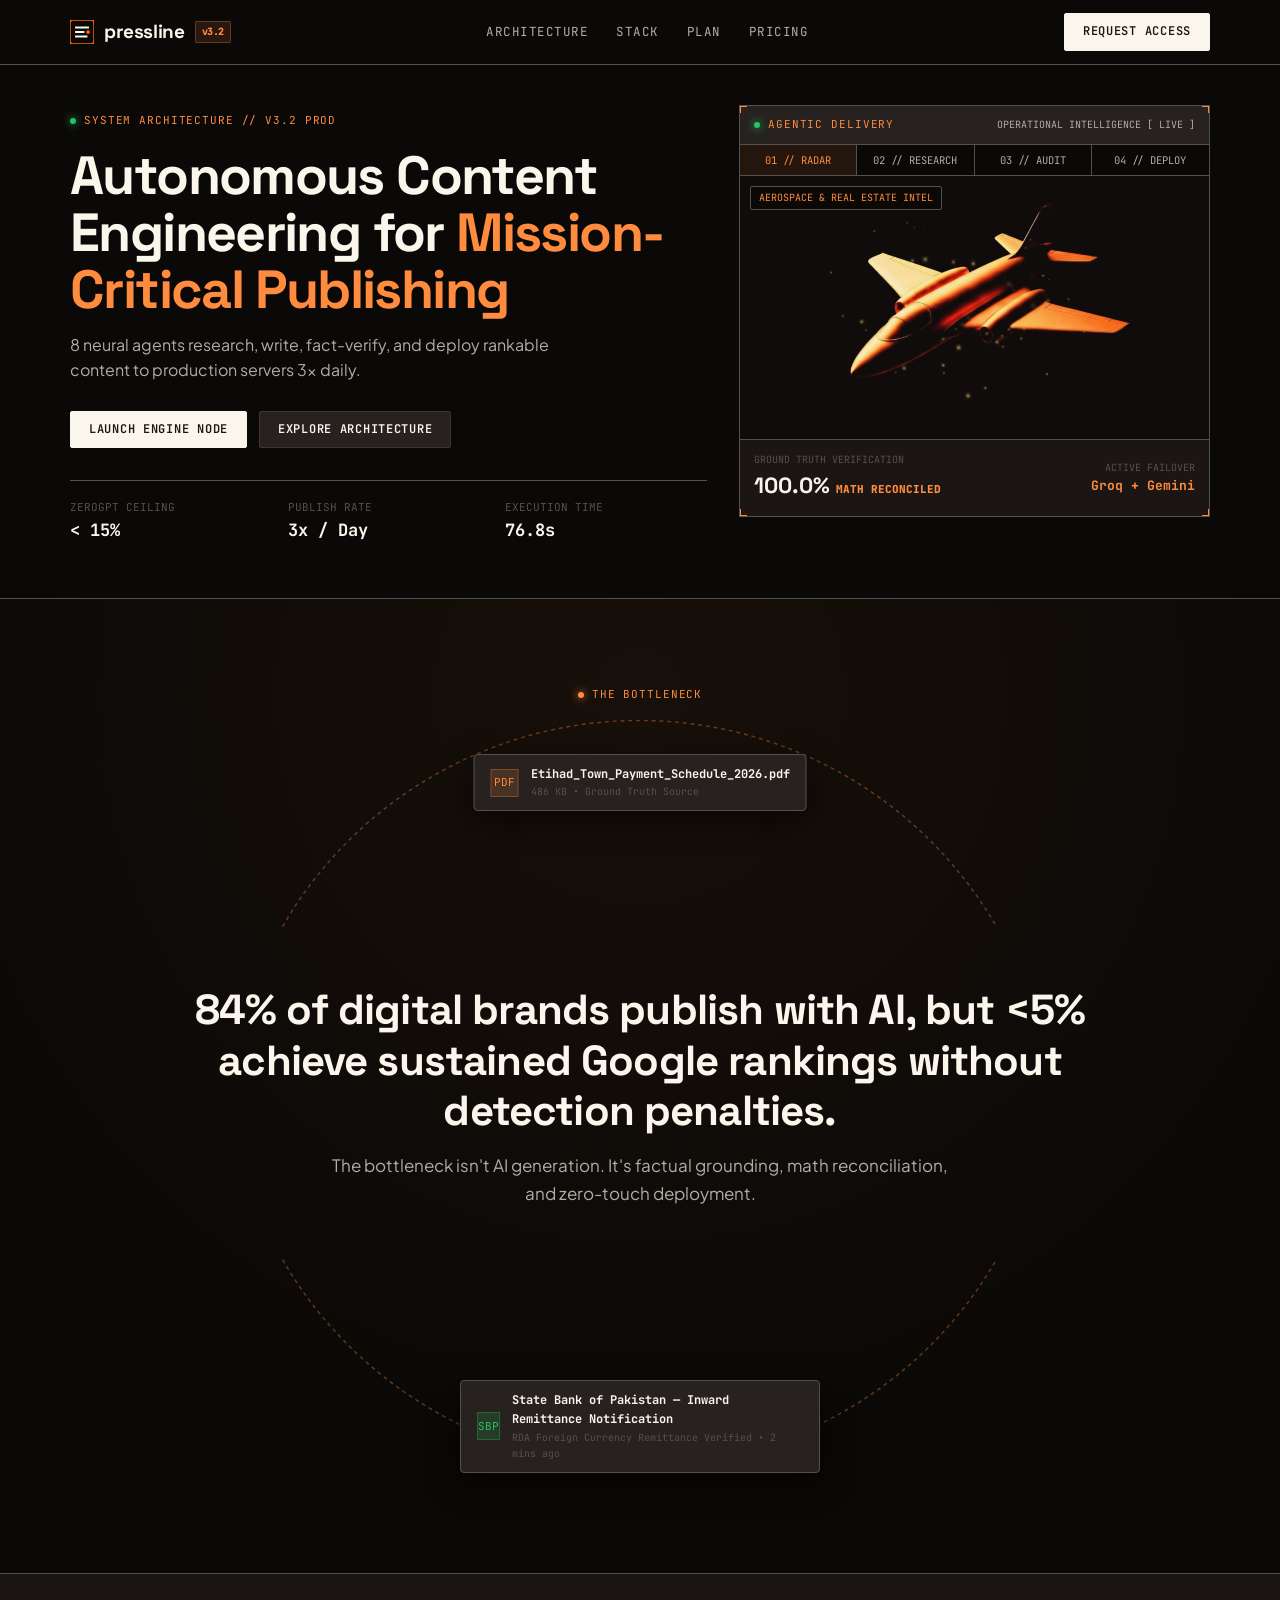
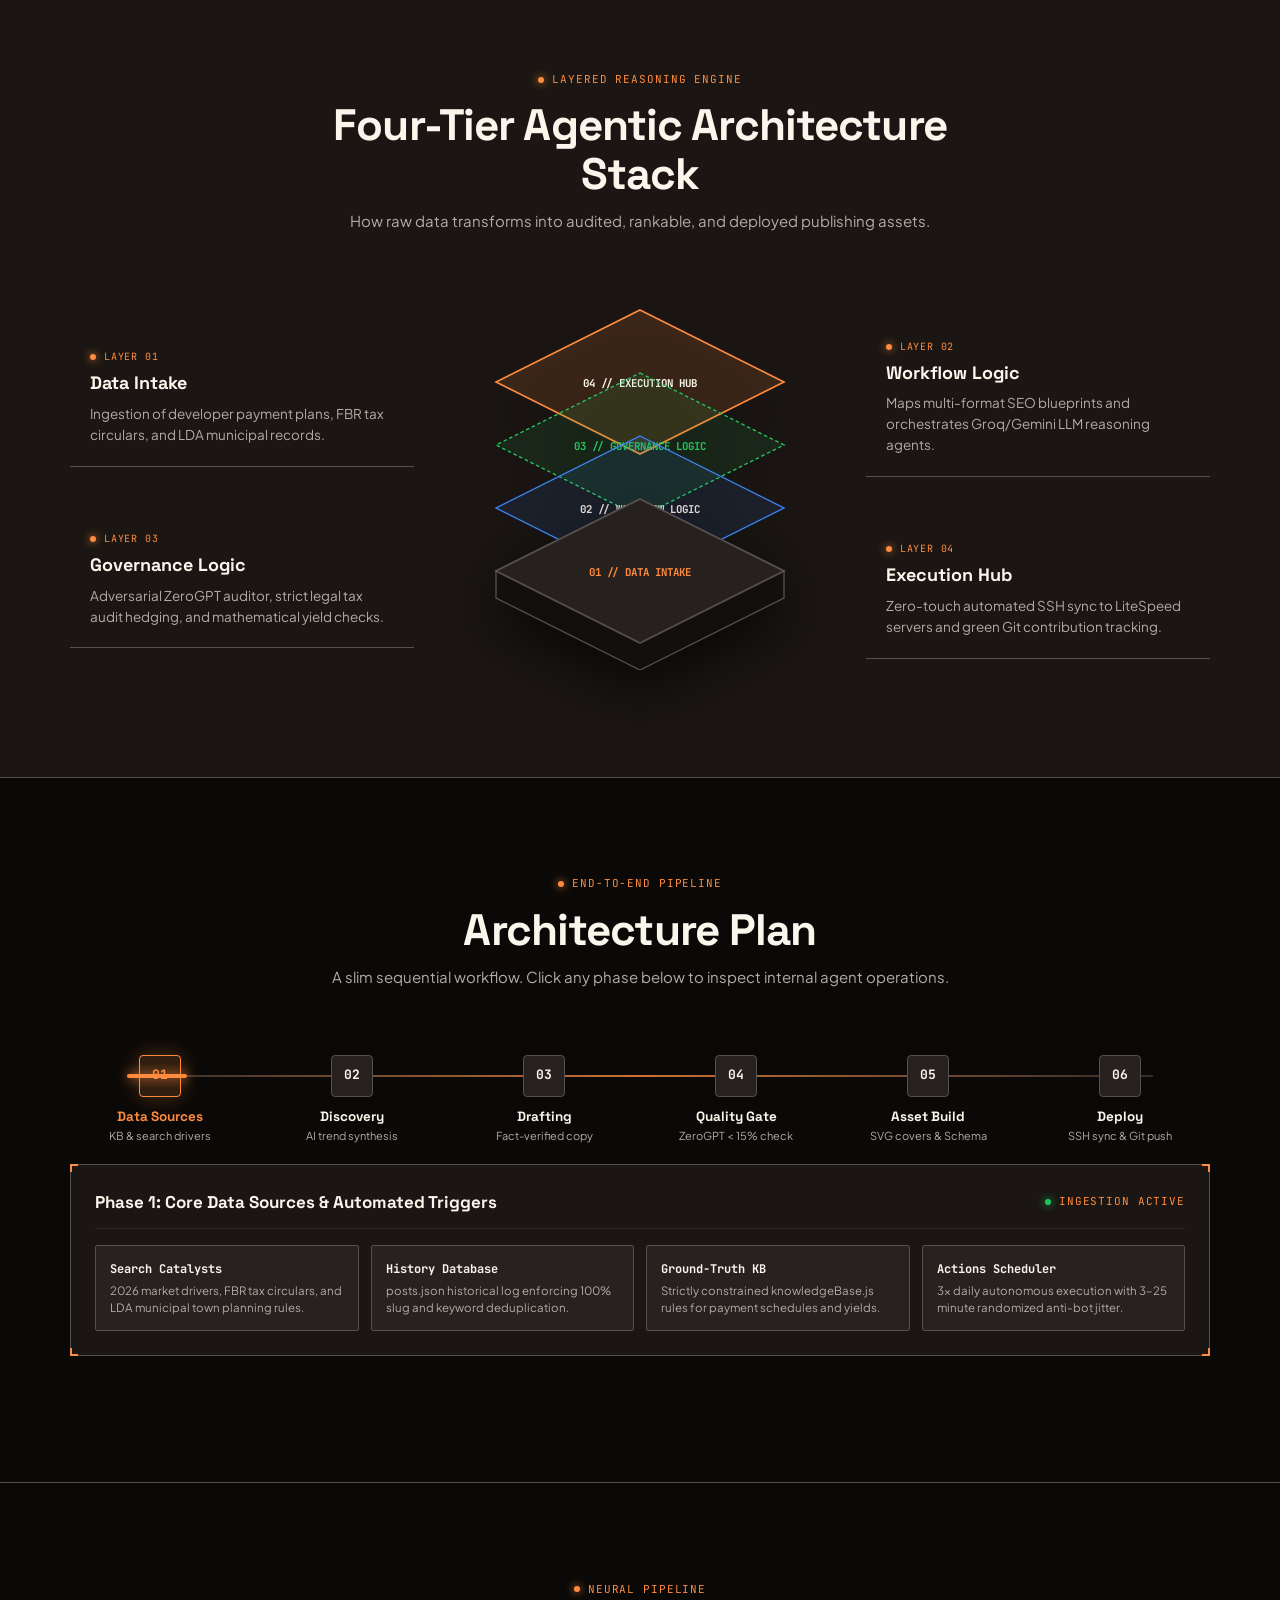
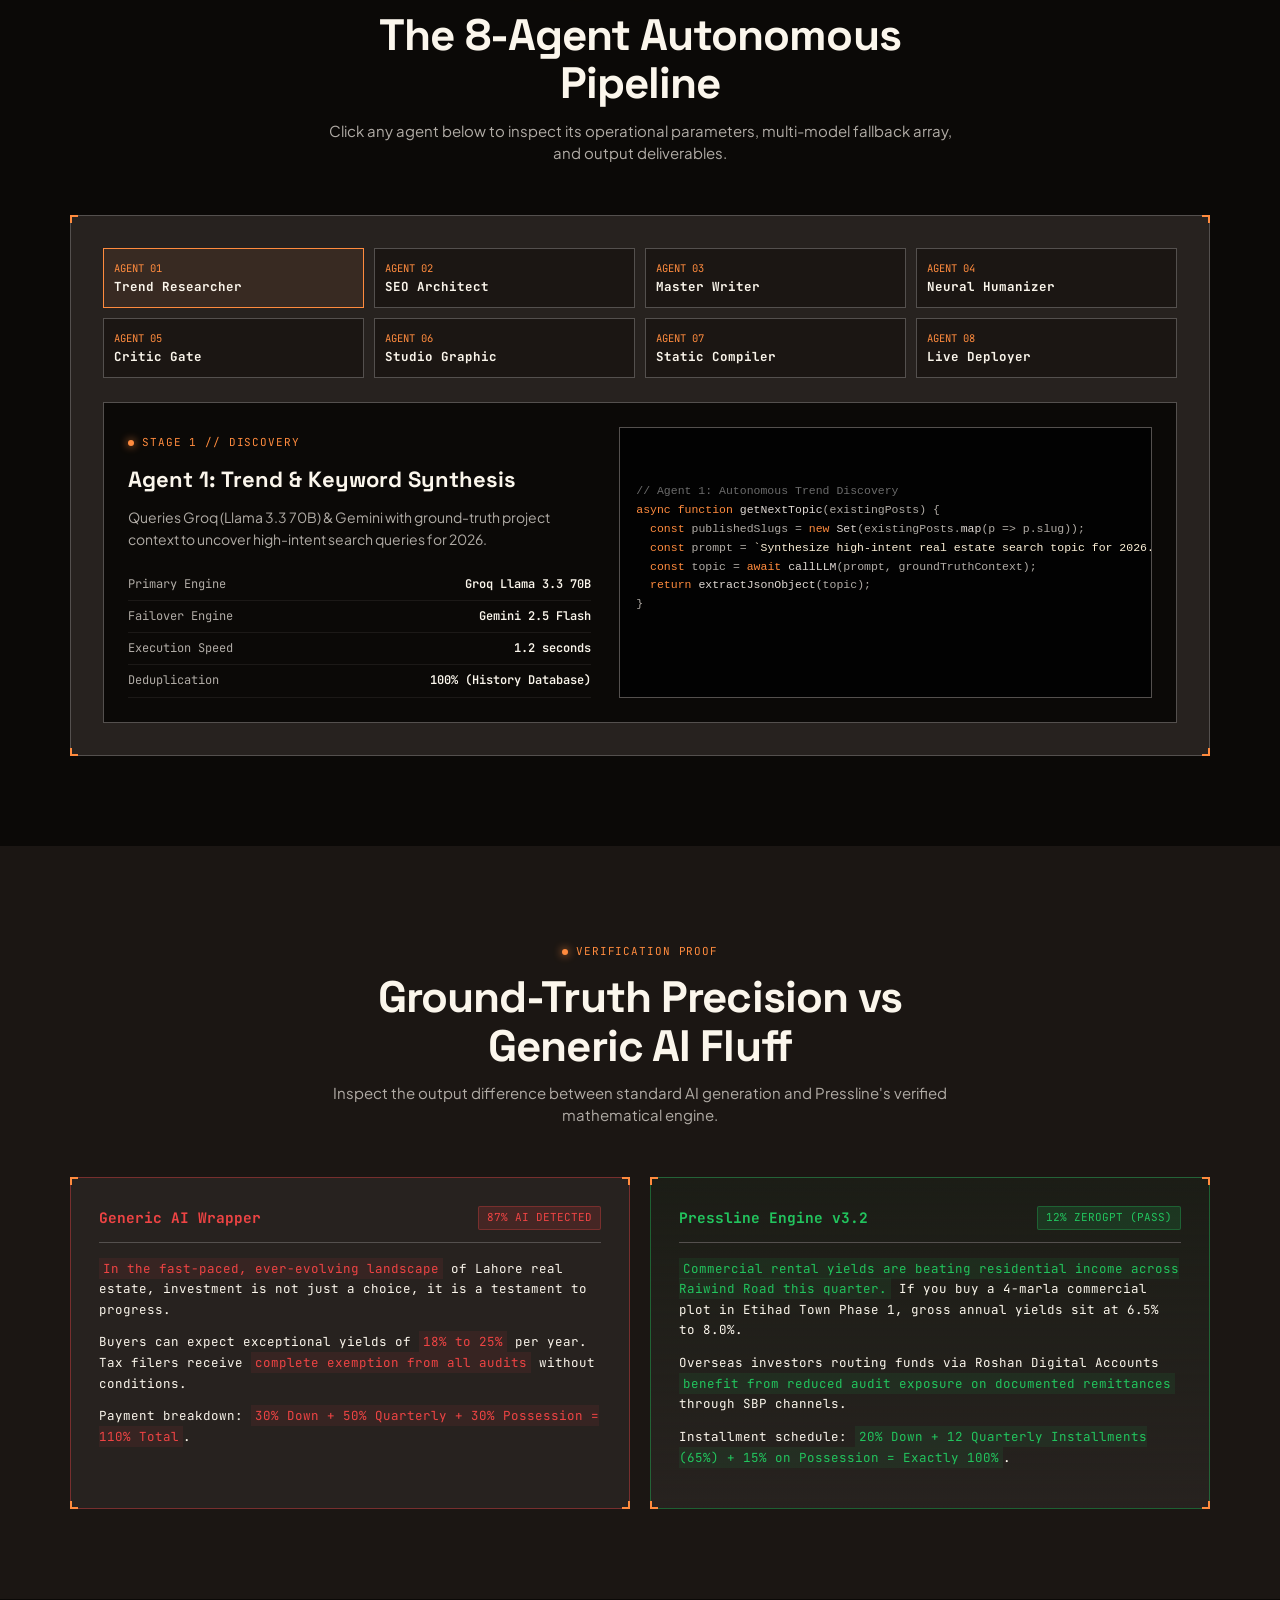
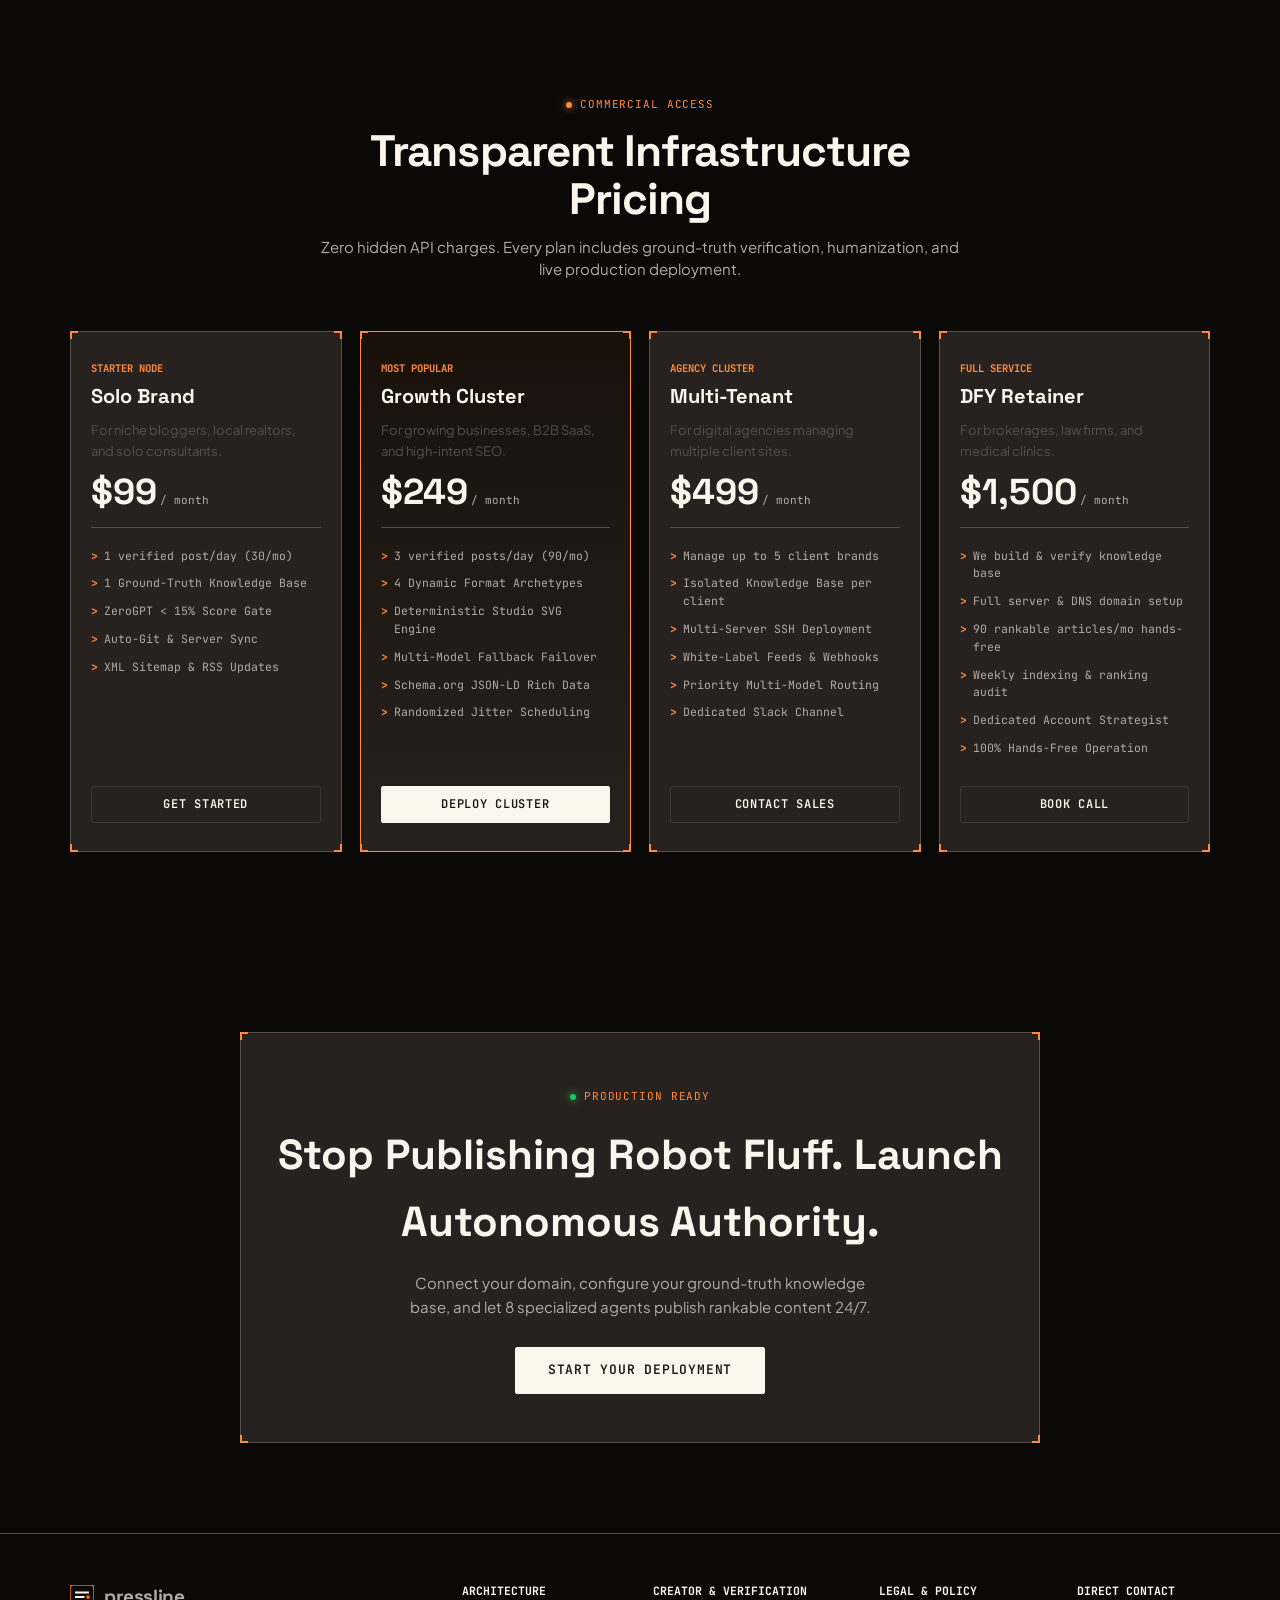
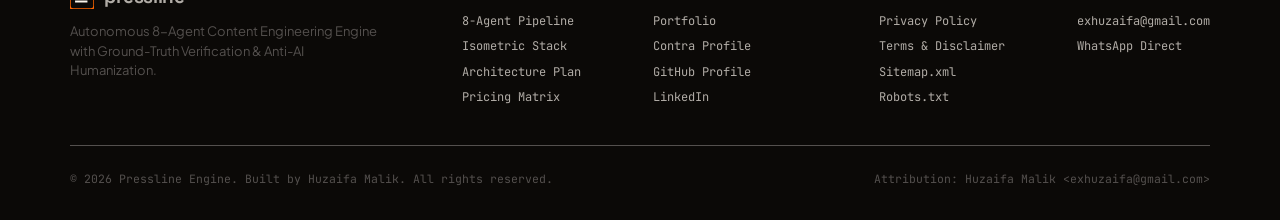
<file: index.html>
<!DOCTYPE html>
<html lang="en">
<head>
<meta charset="utf-8">
<meta name="viewport" content="width=device-width, initial-scale=1">
<title>Pressline — Autonomous Content Engineering Pipeline</title>
<meta name="description" content="An 8-agent autonomous AI publishing engine. Fact-verified ground truth, reconciled math, and sub-15% ZeroGPT humanization deployed 3x daily.">
<meta name="keywords" content="autonomous content engine, AI publishing pipeline, automated SEO, agentic content workflow, zero-touch deployment, anti-AI detection, ground-truth AI">
<meta name="author" content="Huzaifa Malik">
<meta name="robots" content="index, follow">
<link rel="canonical" href="https://pressline.dev">

<!-- Open Graph / Meta -->
<meta name="google-site-verification" content="google4ed8a05a3350c9cb">
<meta property="og:type" content="website">
<meta property="og:title" content="Pressline — Autonomous Content Engineering Pipeline">
<meta property="og:description" content="8 autonomous agents. Fact-verified ground truth. Humanized below 15% AI detection. Deployed straight to production 3x daily.">
<meta property="og:url" content="https://pressline.dev">
<meta name="twitter:card" content="summary_large_image">
<meta name="twitter:title" content="Pressline — Autonomous Content Engineering Pipeline">
<meta name="twitter:description" content="8 autonomous agents. Fact-verified ground truth. Humanized below 15% AI detection. Deployed straight to production.">

<!-- Favicon -->
<link rel="icon" type="image/svg+xml" href="data:image/svg+xml,%3Csvg xmlns='http://www.w3.org/2000/svg' viewBox='0 0 32 32'%3E%3Crect width='32' height='32' rx='4' fill='%230B0907' stroke='%23ff6600' stroke-width='2'/%3E%3Cpath d='M8 10h16M8 16h10M8 22h14' stroke='%23fbf6ec' stroke-width='2.5' stroke-linecap='square'/%3E%3Ccircle cx='24' cy='16' r='2.5' fill='%23ff6600'/%3E%3C/svg%3E">

<!-- Fonts -->
<link rel="preconnect" href="https://fonts.googleapis.com">
<link rel="preconnect" href="https://fonts.gstatic.com" crossorigin>
<link href="https://fonts.googleapis.com/css2?family=JetBrains+Mono:wght@400;500;600;700&family=Plus+Jakarta+Sans:wght@300;400;500;600;700;800&family=Space+Grotesk:wght@500;600;700;800&display=swap" rel="stylesheet">

<script type="application/ld+json">
{
  "@context": "https://schema.org",
  "@type": "SoftwareApplication",
  "name": "Pressline",
  "applicationCategory": "BusinessApplication",
  "operatingSystem": "Cloud / Autonomous Agentic Infrastructure",
  "description": "Autonomous 8-agent AI content engineering pipeline with ground-truth verification, mathematical reconciliation, and sub-15% ZeroGPT humanization.",
  "offers": [
    { "@type": "Offer", "name": "Starter Node", "price": "99", "priceCurrency": "USD" },
    { "@type": "Offer", "name": "Growth Cluster", "price": "249", "priceCurrency": "USD" },
    { "@type": "Offer", "name": "Agency Multi-Tenant", "price": "499", "priceCurrency": "USD" }
  ],
  "creator": {
    "@type": "Person",
    "name": "Huzaifa Malik",
    "url": "https://exhuzaifa.vercel.app",
    "email": "exhuzaifa@gmail.com",
    "sameAs": [
      "https://contra.com/huzaifa_malik",
      "https://github.com/exhuzaifa",
      "https://www.linkedin.com/in/huzaifa-malikk/"
    ]
  }
}
</script>

<style>
/* ==========================================================================
   ARRAKIS EXACT DESIGN TOKENS & SYSTEM
   ========================================================================== */
*, *::before, *::after {
  margin: 0;
  padding: 0;
  box-sizing: border-box;
}

:root {
  --color-day: #ffffff;
  --color-night: #1b1613;
  --color-black: #0b0907;
  --color-sun: #ff8b3e;
  --color-secondary: #ff6600;
  --color-accent: #ff6600;
  --color-dust: #fbf6ec;
  --color-sand: #fbefd6;
  --color-dusk: #3f3630;
  --color-midnight: #27221f;
  --color-stroke-1: #dfd8d3;
  --color-stroke-2: #b1aca6;
  --color-stroke-3: #54504e;
  
  --primary-500: #947c6b;
  --primary-700: #645449;
  --primary-900: #3a322c;
  --primary-950: #26201d;

  --color-success: #22c55e;
  --color-warning: #f59e0b;
  --color-error: #ef4444;

  --font-sans: -apple-system, BlinkMacSystemFont, "Plus Jakarta Sans", "Segoe UI", Roboto, sans-serif;
  --font-mono: 'JetBrains Mono', ui-monospace, SFMono-Regular, Menlo, Monaco, Consolas, monospace;
  --font-heading: 'Space Grotesk', -apple-system, BlinkMacSystemFont, sans-serif;
}

/* Custom Sleek Dark Scrollbar */
::-webkit-scrollbar {
  width: 4px;
  height: 4px;
}
::-webkit-scrollbar-track {
  background: var(--color-black);
}
::-webkit-scrollbar-thumb {
  background: var(--color-stroke-3);
  border-radius: 2px;
}
::-webkit-scrollbar-thumb:hover {
  background: var(--color-sun);
}

html, body {
  scroll-behavior: smooth;
  background-color: var(--color-black);
  color: var(--color-dust);
  -webkit-font-smoothing: antialiased;
  overflow-x: hidden;
  width: 100%;
}

body {
  font-family: var(--font-sans);
  font-size: 16px;
  line-height: 1.6;
}

a {
  color: inherit;
  text-decoration: none;
}

.container {
  max-width: 1180px;
  margin: 0 auto;
  padding: 0 20px;
}

/* ==========================================================================
   ARRAKIS TECHNICAL CORNER FRAMES & LABELS
   ========================================================================== */
.square-corner-frame {
  position: relative;
  background: var(--color-midnight);
  border: 1px solid var(--color-stroke-3);
  transition: border-color 0.3s ease, box-shadow 0.3s ease;
}

.square-corner-frame:hover {
  border-color: var(--color-sun);
  box-shadow: 0 0 30px rgba(255, 139, 62, 0.1);
}

.corner-tl, .corner-tr, .corner-bl, .corner-br {
  position: absolute;
  width: 8px;
  height: 8px;
  pointer-events: none;
}

.corner-tl { top: -1px; left: -1px; border-top: 2px solid var(--color-sun); border-left: 2px solid var(--color-sun); }
.corner-tr { top: -1px; right: -1px; border-top: 2px solid var(--color-sun); border-right: 2px solid var(--color-sun); }
.corner-bl { bottom: -1px; left: -1px; border-bottom: 2px solid var(--color-sun); border-left: 2px solid var(--color-sun); }
.corner-br { bottom: -1px; right: -1px; border-bottom: 2px solid var(--color-sun); border-right: 2px solid var(--color-sun); }

.mono-label {
  font-family: var(--font-mono);
  font-size: 11px;
  text-transform: uppercase;
  letter-spacing: 0.08em;
  color: var(--color-sun);
  display: inline-flex;
  align-items: center;
  gap: 8px;
}

.mono-label::before {
  content: '';
  display: inline-block;
  width: 6px;
  height: 6px;
  background: var(--color-sun);
  border-radius: 50%;
  box-shadow: 0 0 8px var(--color-sun);
}

.pulse-green::before {
  background: var(--color-success);
  box-shadow: 0 0 8px var(--color-success);
}

/* ==========================================================================
   NAVIGATION
   ========================================================================== */
nav {
  position: sticky;
  top: 0;
  z-index: 100;
  background: var(--color-black);
  border-bottom: 1px solid var(--color-stroke-3);
  transition: all 0.3s ease;
}

.nav-inner {
  display: flex;
  align-items: center;
  justify-content: space-between;
  height: 64px;
}

.nav-brand {
  display: flex;
  align-items: center;
  gap: 10px;
  font-family: var(--font-heading);
  font-weight: 800;
  font-size: 19px;
  letter-spacing: -0.02em;
  color: var(--color-dust);
}

.nav-brand svg {
  width: 24px;
  height: 24px;
}

.nav-brand span.tag {
  font-family: var(--font-mono);
  font-size: 10px;
  color: var(--color-sun);
  background: rgba(255, 139, 62, 0.12);
  padding: 2px 6px;
  border-radius: 2px;
  border: 1px solid rgba(255, 139, 62, 0.3);
}

.nav-menu {
  display: flex;
  align-items: center;
  gap: 28px;
}

.nav-menu a {
  font-family: var(--font-mono);
  font-size: 12.5px;
  color: var(--color-stroke-2);
  letter-spacing: 0.04em;
  transition: color 0.2s ease;
}

.nav-menu a:hover {
  color: var(--color-dust);
}

.btn-arrakis {
  position: relative;
  display: inline-flex;
  align-items: center;
  justify-content: center;
  gap: 8px;
  padding: 8px 18px;
  font-family: var(--font-mono);
  font-size: 12px;
  font-weight: 600;
  text-transform: uppercase;
  letter-spacing: 0.06em;
  background: var(--color-dust);
  color: var(--color-night);
  border: 1px solid var(--color-dust);
  border-radius: 2px;
  cursor: pointer;
  transition: all 0.2s cubic-bezier(0.16, 1, 0.3, 1);
}

.btn-arrakis:hover {
  background: var(--color-sand);
  border-color: var(--color-sand);
  transform: translateY(-1px);
}

.btn-arrakis-outline {
  background: var(--color-midnight);
  color: var(--color-dust);
  border-color: var(--color-dusk);
}

.btn-arrakis-outline:hover {
  background: var(--color-night);
  border-color: var(--color-sun);
  color: var(--color-sun);
}

/* ==========================================================================
   HERO SECTION
   ========================================================================== */
.hero-wrapper {
  padding: 40px 0 54px;
  position: relative;
  background: var(--color-black);
}

.hero-layout {
  display: grid;
  grid-template-columns: 1.15fr 0.85fr;
  gap: 32px;
  align-items: start;
}

.hero-left h1 {
  font-family: var(--font-heading);
  font-size: clamp(34px, 4.2vw, 56px);
  font-weight: 800;
  line-height: 1.06;
  letter-spacing: -0.03em;
  margin: 16px 0 14px;
  color: var(--color-dust);
}

.hero-left h1 span.highlight {
  color: var(--color-sun);
}

.hero-left p.desc {
  font-size: 16px;
  line-height: 1.6;
  color: var(--color-stroke-2);
  max-width: 480px;
  margin-bottom: 28px;
}

.hero-ctas {
  display: flex;
  gap: 12px;
  flex-wrap: wrap;
}

.hero-stats-ticker {
  margin-top: 32px;
  padding-top: 18px;
  border-top: 1px solid var(--color-stroke-3);
  display: grid;
  grid-template-columns: repeat(3, 1fr);
  gap: 16px;
}

.ticker-item span.lbl {
  font-family: var(--font-mono);
  font-size: 11px;
  color: var(--color-stroke-3);
  text-transform: uppercase;
  display: block;
}

.ticker-item span.num {
  font-family: var(--font-mono);
  font-size: 17px;
  font-weight: 700;
  color: var(--color-dust);
}

/* Video Showcase HUD */
.hero-hud-card {
  display: flex;
  flex-direction: column;
  height: auto;
  overflow: hidden;
}

.hud-top-bar {
  display: flex;
  align-items: center;
  justify-content: space-between;
  padding: 10px 14px;
  background: var(--color-midnight);
  border-bottom: 1px solid var(--color-stroke-3);
}

.hud-tab-selector {
  display: grid;
  grid-template-columns: repeat(4, 1fr);
  border-bottom: 1px solid var(--color-stroke-3);
  background: var(--color-black);
}

.hud-tab-btn {
  background: none;
  border: none;
  border-right: 1px solid var(--color-stroke-3);
  padding: 8px 4px;
  text-align: center;
  font-family: var(--font-mono);
  font-size: 10.5px;
  color: var(--color-stroke-2);
  cursor: pointer;
  transition: all 0.2s ease;
}

.hud-tab-btn:last-child {
  border-right: none;
}

.hud-tab-btn.active, .hud-tab-btn:hover {
  background: rgba(255, 139, 62, 0.1);
  color: var(--color-sun);
}

.video-viewport {
  position: relative;
  width: 100%;
  aspect-ratio: 16/9;
  background: #000000;
  overflow: hidden;
}

.video-viewport video {
  width: 100%;
  height: 100%;
  object-fit: cover;
  display: block;
}

.video-overlay-badge {
  position: absolute;
  top: 10px;
  left: 10px;
  background: rgba(11, 9, 7, 0.85);
  backdrop-filter: blur(8px);
  border: 1px solid var(--color-stroke-3);
  padding: 3px 8px;
  font-family: var(--font-mono);
  font-size: 10px;
  color: var(--color-sun);
  border-radius: 2px;
  z-index: 2;
}

.hud-bottom-telemetry {
  padding: 12px 14px;
  background: var(--color-night);
  border-top: 1px solid var(--color-stroke-3);
}

.telemetry-row {
  display: flex;
  justify-content: space-between;
  align-items: center;
}

.telemetry-live-val {
  font-family: var(--font-heading);
  font-size: 22px;
  font-weight: 800;
  color: var(--color-dust);
}

.telemetry-live-val span.sub {
  font-size: 11px;
  color: var(--color-sun);
  font-family: var(--font-mono);
}

/* ==========================================================================
   ARRAKIS "THE PROBLEM" ORBIT SHOWCASE
   ========================================================================== */
.problem-orbit-section {
  position: relative;
  padding: 80px 0 100px;
  background: radial-gradient(circle at 50% 10%, rgba(255, 139, 62, 0.05) 0%, var(--color-black) 70%);
  border-top: 1px solid var(--color-stroke-3);
  border-bottom: 1px solid var(--color-stroke-3);
  overflow: hidden;
}

.problem-orbit-container {
  max-width: 900px;
  margin: 0 auto;
  text-align: center;
  position: relative;
}

.orbit-arc-wrap {
  position: relative;
  width: 100%;
  max-width: 720px;
  margin: 0 auto;
}

.orbit-arc-svg {
  width: 100%;
  height: auto;
  opacity: 0.35;
}

.floating-doc-card {
  position: absolute;
  left: 50%;
  transform: translateX(-50%);
  background: var(--color-midnight);
  border: 1px solid var(--color-stroke-3);
  padding: 10px 16px;
  border-radius: 4px;
  display: flex;
  align-items: center;
  gap: 12px;
  box-shadow: 0 10px 30px rgba(0, 0, 0, 0.6);
  z-index: 10;
  transition: all 0.4s ease;
}

.card-top-stack {
  top: 16%;
  animation: floatDoc 6s ease-in-out infinite;
}

.card-bottom-stack {
  bottom: 0;
  animation: floatEmail 6s ease-in-out infinite 3s;
}

@keyframes floatDoc {
  0%, 100% { transform: translate(-50%, 0); }
  50% { transform: translate(-50%, -8px); }
}

@keyframes floatEmail {
  0%, 100% { transform: translate(-50%, 0); }
  50% { transform: translate(-50%, 8px); }
}

.doc-icon {
  width: 28px;
  height: 28px;
  background: rgba(255, 139, 62, 0.15);
  border: 1px solid rgba(255, 139, 62, 0.3);
  display: flex;
  align-items: center;
  justify-content: center;
  font-size: 11px;
  font-family: var(--font-mono);
  color: var(--color-sun);
}

.doc-meta {
  text-align: left;
}

.doc-name {
  font-family: var(--font-mono);
  font-size: 12px;
  font-weight: 700;
  color: var(--color-dust);
}

.doc-size {
  font-family: var(--font-mono);
  font-size: 10px;
  color: var(--color-stroke-3);
}

.problem-big-statement {
  margin: 50px 0;
  position: relative;
  z-index: 5;
}

.problem-big-statement h2 {
  font-family: var(--font-heading);
  font-size: clamp(26px, 3.4vw, 42px);
  font-weight: 800;
  line-height: 1.2;
  letter-spacing: -0.02em;
  color: var(--color-dust);
  margin-bottom: 16px;
}

.problem-big-statement p.sub-bottleneck {
  font-size: 17px;
  line-height: 1.6;
  color: var(--color-stroke-2);
  max-width: 620px;
  margin: 0 auto;
}

/* ==========================================================================
   3D ISOMETRIC ARCHITECTURE STACK SECTION
   ========================================================================== */
.isometric-stack-section {
  padding: 90px 0;
  position: relative;
  background: var(--color-night);
  border-bottom: 1px solid var(--color-stroke-3);
}

.section-title-wrap {
  text-align: center;
  max-width: 640px;
  margin: 0 auto 50px;
}

.section-title-wrap h2 {
  font-family: var(--font-heading);
  font-size: clamp(30px, 3.5vw, 44px);
  font-weight: 800;
  line-height: 1.1;
  letter-spacing: -0.02em;
  margin: 12px 0;
  color: var(--color-dust);
}

.section-title-wrap p {
  font-size: 15px;
  color: var(--color-stroke-2);
  line-height: 1.5;
}

.isometric-layout-grid {
  display: grid;
  grid-template-columns: 1fr 1.15fr 1fr;
  gap: 28px;
  align-items: center;
}

.stack-card-col {
  display: flex;
  flex-direction: column;
  gap: 36px;
}

.stack-feature-card {
  padding: 20px;
  border-bottom: 1px solid var(--color-stroke-3);
  cursor: pointer;
  transition: all 0.3s ease;
}

.stack-feature-card:hover, .stack-feature-card.highlighted {
  border-bottom-color: var(--color-sun);
  transform: translateY(-2px);
}

.stack-feature-card h3 {
  font-family: var(--font-heading);
  font-size: 18px;
  font-weight: 700;
  margin-bottom: 6px;
  color: var(--color-dust);
}

.stack-feature-card p {
  font-size: 13.5px;
  color: var(--color-stroke-2);
  line-height: 1.55;
}

.isometric-canvas-frame {
  text-align: center;
  position: relative;
  padding: 10px 0;
}

.iso-layer-svg {
  width: 100%;
  max-width: 360px;
  height: auto;
  margin: 0 auto;
  filter: drop-shadow(0 20px 30px rgba(0, 0, 0, 0.7));
}

.iso-plane-layer {
  transition: opacity 0.4s ease;
  cursor: pointer;
}

.iso-plane-layer polygon {
  transition: stroke 0.3s ease, fill 0.3s ease;
}

.iso-plane-layer.active polygon {
  stroke: var(--color-sun);
  fill: rgba(255, 139, 62, 0.25);
}

/* ==========================================================================
   ARCHITECTURE PLAN — SLIM 6-NODE HORIZONTAL STEPPER & EXPANDABLE DRAWER
   ========================================================================== */
.architecture-plan-section {
  padding: 90px 0;
  position: relative;
  background: var(--color-black);
  border-bottom: 1px solid var(--color-stroke-3);
}

/* Horizontal Timeline Container */
.stepper-timeline-outer {
  position: relative;
  width: 100%;
  margin: 0 auto 36px;
}

.stepper-scroll-wrap {
  position: relative;
  display: flex;
  align-items: flex-start;
  justify-content: space-between;
  width: 100%;
  padding: 16px 0 10px;
  overflow-x: auto;
  scrollbar-width: none;
  -webkit-overflow-scrolling: touch;
}

.stepper-scroll-wrap::-webkit-scrollbar {
  display: none;
}

/* Continuous Pulse Connecting Line Behind Nodes */
.stepper-connecting-line {
  position: absolute;
  top: 36px;
  left: 5%;
  right: 5%;
  height: 2px;
  background: linear-gradient(90deg, rgba(84, 80, 78, 0.5) 0%, rgba(255, 139, 62, 0.8) 50%, rgba(84, 80, 78, 0.5) 100%);
  z-index: 1;
  pointer-events: none;
}

.stepper-connecting-line::after {
  content: '';
  position: absolute;
  top: -1px;
  left: 0;
  width: 60px;
  height: 4px;
  background: #ff8b3e;
  border-radius: 2px;
  box-shadow: 0 0 12px #ff8b3e;
  animation: linePulse 4s cubic-bezier(0.4, 0, 0.2, 1) infinite;
}

@keyframes linePulse {
  0% { left: 0%; opacity: 0; }
  20% { opacity: 1; }
  80% { opacity: 1; }
  100% { left: 95%; opacity: 0; }
}

/* Individual Stepper Node */
.stepper-node {
  position: relative;
  z-index: 2;
  flex: 1;
  min-width: 140px;
  max-width: 180px;
  display: flex;
  flex-direction: column;
  align-items: center;
  text-align: center;
  cursor: pointer;
  padding: 0 8px;
  transition: transform 0.2s ease;
}

.stepper-node:hover {
  transform: translateY(-2px);
}

.stepper-node-bubble {
  width: 42px;
  height: 42px;
  border-radius: 4px;
  background: var(--color-midnight);
  border: 1px solid var(--color-stroke-3);
  display: flex;
  align-items: center;
  justify-content: center;
  font-family: var(--font-mono);
  font-size: 13px;
  font-weight: 700;
  color: var(--color-dust);
  margin-bottom: 12px;
  transition: all 0.3s cubic-bezier(0.16, 1, 0.3, 1);
}

.stepper-node.active .stepper-node-bubble {
  background: rgba(255, 139, 62, 0.15);
  border-color: var(--color-sun);
  color: var(--color-sun);
  box-shadow: 0 0 20px rgba(255, 139, 62, 0.3);
}

.stepper-node-title {
  font-family: var(--font-heading);
  font-size: 13.5px;
  font-weight: 700;
  color: var(--color-dust);
  margin-bottom: 4px;
  line-height: 1.2;
}

.stepper-node.active .stepper-node-title {
  color: var(--color-sun);
}

.stepper-node-desc {
  font-size: 11px;
  color: var(--color-stroke-2);
  line-height: 1.35;
}

/* Expandable Drawer Card */
.stepper-drawer-pane {
  background: var(--color-night);
  border: 1px solid var(--color-stroke-3);
  padding: 24px;
  margin-top: 10px;
  border-radius: 4px;
  position: relative;
  transition: all 0.3s cubic-bezier(0.16, 1, 0.3, 1);
}

.drawer-header {
  display: flex;
  align-items: center;
  justify-content: space-between;
  margin-bottom: 16px;
  padding-bottom: 12px;
  border-bottom: 1px solid rgba(223, 216, 211, 0.08);
}

.drawer-header h3 {
  font-family: var(--font-heading);
  font-size: 17px;
  font-weight: 700;
  color: var(--color-dust);
}

.drawer-cards-grid {
  display: grid;
  grid-template-columns: repeat(auto-fit, minmax(200px, 1fr));
  gap: 12px;
}

.drawer-subcard {
  background: var(--color-midnight);
  border: 1px solid var(--color-stroke-3);
  padding: 14px;
  border-radius: 2px;
  transition: border-color 0.2s ease;
}

.drawer-subcard:hover {
  border-color: var(--color-sun);
}

.drawer-subcard-title {
  font-family: var(--font-mono);
  font-size: 12px;
  font-weight: 700;
  color: var(--color-dust);
  margin-bottom: 4px;
}

.drawer-subcard-desc {
  font-size: 11.5px;
  color: var(--color-stroke-2);
  line-height: 1.45;
}

/* ==========================================================================
   INTERACTIVE 8-AGENT NEURAL PIPELINE
   ========================================================================== */
.section-wrapper {
  padding: 90px 0;
  position: relative;
}

.architecture-box {
  padding: 32px;
}

.agent-nav-grid {
  display: grid;
  grid-template-columns: repeat(4, 1fr);
  gap: 10px;
  margin-bottom: 24px;
}

.agent-btn {
  background: var(--color-night);
  border: 1px solid var(--color-stroke-3);
  padding: 12px 10px;
  text-align: left;
  cursor: pointer;
  transition: all 0.2s ease;
}

.agent-btn:hover, .agent-btn.active {
  border-color: var(--color-sun);
  background: rgba(255, 139, 62, 0.08);
}

.agent-btn span.tag {
  font-family: var(--font-mono);
  font-size: 10.5px;
  color: var(--color-sun);
  display: block;
  margin-bottom: 3px;
}

.agent-btn span.name {
  font-family: var(--font-mono);
  font-size: 12.5px;
  font-weight: 700;
  color: var(--color-dust);
}

.agent-body-pane {
  display: grid;
  grid-template-columns: 1fr 1.15fr;
  gap: 28px;
  background: var(--color-black);
  border: 1px solid var(--color-stroke-3);
  padding: 24px;
}

.agent-pane-left h3 {
  font-family: var(--font-heading);
  font-size: 22px;
  font-weight: 800;
  color: var(--color-dust);
  margin: 10px 0;
}

.agent-pane-left p {
  font-size: 14px;
  color: var(--color-stroke-2);
  line-height: 1.55;
  margin-bottom: 18px;
}

.agent-specs-list {
  list-style: none;
  font-family: var(--font-mono);
  font-size: 12px;
}

.agent-specs-list li {
  padding: 6px 0;
  border-bottom: 1px solid rgba(223, 216, 211, 0.08);
  color: var(--color-stroke-2);
  display: flex;
  justify-content: space-between;
}

.agent-specs-list li span.val {
  color: var(--color-dust);
  font-weight: 600;
}

.agent-code-box {
  background: #020202;
  border: 1px solid var(--color-stroke-3);
  padding: 16px;
  font-family: var(--font-mono);
  font-size: 11.5px;
  line-height: 1.65;
  color: var(--color-stroke-2);
  white-space: pre-wrap;
  word-break: break-word;
  overflow: hidden;
}

.ck-kw { color: #ff8b3e; }
.ck-str { color: #fbefd6; }
.ck-fn { color: #dfd8d3; }
.ck-cm { color: #6b6b6b; }

/* ==========================================================================
   SIDE-BY-SIDE VERIFICATION PROOF
   ========================================================================== */
.audit-split-grid {
  display: grid;
  grid-template-columns: 1fr 1fr;
  gap: 20px;
}

.audit-card {
  padding: 28px;
}

.audit-card.flawed {
  border-color: rgba(239, 68, 68, 0.4);
}

.audit-card.verified {
  border-color: rgba(34, 197, 94, 0.4);
  background: linear-gradient(180deg, rgba(34, 197, 94, 0.04) 0%, var(--color-midnight) 100%);
}

.audit-card-head {
  display: flex;
  align-items: center;
  justify-content: space-between;
  margin-bottom: 16px;
  padding-bottom: 12px;
  border-bottom: 1px solid var(--color-stroke-3);
}

.audit-card-head h3 {
  font-family: var(--font-mono);
  font-size: 14.5px;
  font-weight: 700;
}

.audit-pill {
  font-family: var(--font-mono);
  font-size: 11px;
  padding: 2px 8px;
  border-radius: 2px;
}

.pill-red {
  background: rgba(239, 68, 68, 0.15);
  color: var(--color-error);
  border: 1px solid rgba(239, 68, 68, 0.3);
}

.pill-green {
  background: rgba(34, 197, 94, 0.15);
  color: var(--color-success);
  border: 1px solid rgba(34, 197, 94, 0.3);
}

.audit-text {
  font-family: var(--font-mono);
  font-size: 12.5px;
  line-height: 1.65;
}

.audit-text p {
  margin-bottom: 12px;
}

.bad-strike {
  color: var(--color-error);
  background: rgba(239, 68, 68, 0.08);
  padding: 2px 4px;
}

.good-pass {
  color: var(--color-success);
  background: rgba(34, 197, 94, 0.08);
  padding: 2px 4px;
}

/* ==========================================================================
   PRICING TIERS
   ========================================================================== */
.pricing-matrix-arrakis {
  display: grid;
  grid-template-columns: repeat(4, 1fr);
  gap: 18px;
}

.price-tier-card {
  padding: 28px 20px;
  display: flex;
  flex-direction: column;
  justify-content: space-between;
}

.price-tier-card.featured {
  border-color: var(--color-sun);
  background: linear-gradient(180deg, rgba(255, 139, 62, 0.06) 0%, var(--color-midnight) 100%);
}

.tier-code-tag {
  font-family: var(--font-mono);
  font-size: 10.5px;
  font-weight: 700;
  color: var(--color-sun);
  margin-bottom: 4px;
}

.price-tier-card h3 {
  font-family: var(--font-heading);
  font-size: 20px;
  font-weight: 800;
  color: var(--color-dust);
  margin-bottom: 8px;
}

.price-val-block {
  margin: 12px 0 16px;
}

.price-val-block .num {
  font-family: var(--font-heading);
  font-size: 36px;
  font-weight: 800;
  line-height: 1;
  color: var(--color-dust);
}

.price-val-block .per {
  font-family: var(--font-mono);
  font-size: 11px;
  color: var(--color-stroke-2);
}

.features-list {
  list-style: none;
  font-family: var(--font-mono);
  font-size: 11.5px;
  line-height: 1.55;
  margin-bottom: 24px;
  border-top: 1px solid var(--color-stroke-3);
  padding-top: 14px;
}

.features-list li {
  padding: 5px 0;
  color: var(--color-stroke-2);
  display: flex;
  gap: 6px;
}

.features-list li::before {
  content: '>';
  color: var(--color-sun);
  font-weight: 700;
}

/* ==========================================================================
   DEPLOY CTA SECTION
   ========================================================================== */
.cta-deploy-block {
  max-width: 800px;
  margin: 0 auto;
  padding: 48px 32px;
  text-align: center;
}

.cta-deploy-block h2 {
  font-family: var(--font-heading);
  font-size: clamp(28px, 3.6vw, 42px);
  font-weight: 800;
  margin: 14px 0 16px;
  color: var(--color-dust);
}

.cta-deploy-block p {
  font-size: 15px;
  color: var(--color-stroke-2);
  max-width: 480px;
  margin: 0 auto 28px;
}

/* ==========================================================================
   FOOTER
   ========================================================================== */
footer {
  border-top: 1px solid var(--color-stroke-3);
  padding: 48px 0 32px;
  background: var(--color-black);
}

.footer-grid {
  display: flex;
  justify-content: space-between;
  flex-wrap: wrap;
  gap: 28px;
  padding-bottom: 32px;
  border-bottom: 1px solid var(--color-stroke-3);
}

.footer-col h4 {
  font-family: var(--font-mono);
  font-size: 11.5px;
  text-transform: uppercase;
  color: var(--color-dust);
  margin-bottom: 12px;
}

.footer-col ul {
  list-style: none;
  font-family: var(--font-mono);
  font-size: 12px;
}

.footer-col li {
  margin-bottom: 6px;
}

.footer-col a {
  color: var(--color-stroke-2);
  transition: color 0.2s ease;
}

.footer-col a:hover {
  color: var(--color-sun);
}

.footer-credit-bar {
  display: flex;
  justify-content: space-between;
  align-items: center;
  flex-wrap: wrap;
  gap: 12px;
  padding-top: 24px;
  font-family: var(--font-mono);
  font-size: 11.5px;
  color: var(--color-stroke-3);
}

/* ==========================================================================
   REVEAL ANIMATIONS
   ========================================================================== */
.scroll-reveal {
  opacity: 0;
  transform: translateY(16px);
  transition: opacity 0.5s cubic-bezier(0.16, 1, 0.3, 1), transform 0.5s cubic-bezier(0.16, 1, 0.3, 1);
}

.scroll-reveal.revealed {
  opacity: 1;
  transform: translateY(0);
}

/* Responsive Fixes */
@media (max-width: 1024px) {
  .hero-layout { grid-template-columns: 1fr; }
  .isometric-layout-grid { grid-template-columns: 1fr; gap: 32px; }
  .pricing-matrix-arrakis { grid-template-columns: repeat(2, 1fr); }
  .agent-nav-grid { grid-template-columns: repeat(2, 1fr); }
  .agent-body-pane { grid-template-columns: 1fr; }
}

@media (max-width: 768px) {
  .nav-menu { display: none; }
  .hero-wrapper { padding: 24px 0 40px; }
  .hero-left { padding-top: 0; }
  .hero-hud-card { margin-top: 20px; }
  .video-viewport { aspect-ratio: 16/9; }
  .audit-split-grid { grid-template-columns: 1fr; }
  .pricing-matrix-arrakis { grid-template-columns: 1fr; }
  .cta-deploy-block { padding: 32px 16px; }
  .stepper-scroll-wrap { justify-content: flex-start; gap: 12px; }
  .orbit-arc-svg { display: none; }
  .floating-doc-card {
    position: relative;
    top: auto;
    bottom: auto;
    left: auto;
    transform: none !important;
    animation: none !important;
    width: 100%;
    max-width: 380px;
    margin: 14px auto;
    padding: 14px;
    box-sizing: border-box;
    text-align: left;
  }
  .doc-name { font-size: 11.5px; word-break: break-word; }
  .doc-size { font-size: 10px; }
}
</style>
</head>
<body>

<!-- NAVIGATION -->
<nav>
  <div class="container nav-inner">
    <a href="/" class="nav-brand" aria-label="Pressline Home">
      <svg viewBox="0 0 32 32" fill="none">
        <rect width="32" height="32" rx="4" fill="#0B0907" stroke="#ff6600" stroke-width="2"/>
        <path d="M8 10h16M8 16h10M8 22h14" stroke="#fbf6ec" stroke-width="2.5" stroke-linecap="square"/>
        <circle cx="24" cy="16" r="2.5" fill="#ff6600"/>
      </svg>
      pressline
      <span class="tag">v3.2</span>
    </a>

    <div class="nav-menu">
      <a href="#pipeline">ARCHITECTURE</a>
      <a href="#stack">STACK</a>
      <a href="#flowchart">PLAN</a>
      <a href="#pricing">PRICING</a>
    </div>

    <div>
      <a href="mailto:exhuzaifa@gmail.com?subject=Pressline%20Cluster%20Access" class="btn-arrakis">
        REQUEST ACCESS
      </a>
    </div>
  </div>
</nav>

<!-- HERO SECTION -->
<header class="hero-wrapper">
  <div class="container">
    <div class="hero-layout">
      <!-- Left Content -->
      <div class="hero-left">
        <div>
          <div class="mono-label pulse-green">SYSTEM ARCHITECTURE // V3.2 PROD</div>
          <h1>Autonomous Content Engineering for <span class="highlight">Mission-Critical Publishing</span></h1>
          <p class="desc">
            8 neural agents research, write, fact-verify, and deploy rankable content to production servers 3x daily.
          </p>

          <div class="hero-ctas">
            <a href="mailto:exhuzaifa@gmail.com?subject=Launch%20Pressline%20Engine" class="btn-arrakis">
              LAUNCH ENGINE NODE
            </a>
            <a href="#pipeline" class="btn-arrakis btn-arrakis-outline">
              EXPLORE ARCHITECTURE
            </a>
          </div>
        </div>

        <div class="hero-stats-ticker">
          <div class="ticker-item">
            <span class="lbl">ZeroGPT Ceiling</span>
            <span class="num">&lt; 15%</span>
          </div>
          <div class="ticker-item">
            <span class="lbl">Publish Rate</span>
            <span class="num">3x / Day</span>
          </div>
          <div class="ticker-item">
            <span class="lbl">Execution Time</span>
            <span class="num">76.8s</span>
          </div>
        </div>
      </div>

      <!-- Right Interactive Video HUD -->
      <div class="hero-hud-card square-corner-frame">
        <div class="corner-tl"></div><div class="corner-tr"></div>
        <div class="corner-bl"></div><div class="corner-br"></div>

        <div>
          <div class="hud-top-bar">
            <div class="mono-label pulse-green">AGENTIC DELIVERY</div>
            <div style="font-family: var(--font-mono); font-size: 10px; color: var(--color-stroke-2);">OPERATIONAL INTELLIGENCE [ LIVE ]</div>
          </div>

          <div class="hud-tab-selector">
            <button class="hud-tab-btn active" onclick="switchVideo(0)">01 // RADAR</button>
            <button class="hud-tab-btn" onclick="switchVideo(1)">02 // RESEARCH</button>
            <button class="hud-tab-btn" onclick="switchVideo(2)">03 // AUDIT</button>
            <button class="hud-tab-btn" onclick="switchVideo(3)">04 // DEPLOY</button>
          </div>

          <div class="video-viewport">
            <div class="video-overlay-badge" id="videoBadge">AEROSPACE &amp; REAL ESTATE INTEL</div>
            <video id="heroVideo" src="assets/videos/hero-radar.webm" autoplay loop muted playsinline preload="auto"></video>
          </div>
        </div>

        <div class="hud-bottom-telemetry">
          <div class="telemetry-row">
            <div>
              <div style="font-family: var(--font-mono); font-size: 10px; color: var(--color-stroke-3); text-transform: uppercase;">GROUND TRUTH VERIFICATION</div>
              <div class="telemetry-live-val" id="telemetryValue">100.0% <span class="sub">MATH RECONCILED</span></div>
            </div>
            <div style="text-align: right;">
              <div style="font-family: var(--font-mono); font-size: 10px; color: var(--color-stroke-3); text-transform: uppercase;">ACTIVE FAILOVER</div>
              <div style="font-family: var(--font-mono); font-size: 13px; font-weight: 700; color: var(--color-sun);">Groq + Gemini</div>
            </div>
          </div>
        </div>
      </div>
    </div>
  </div>
</header>

<!-- ARRAKIS "THE PROBLEM" ORBIT SHOWCASE -->
<section class="problem-orbit-section">
  <div class="container">
    <div class="problem-orbit-container">
      <div class="mono-label" style="margin-bottom: 16px;">THE BOTTLENECK</div>

      <div class="orbit-arc-wrap">
        <svg class="orbit-arc-svg" viewBox="0 0 740 215" fill="none">
          <path d="M2.66 212.25C39.83 147.87 93.3 94.4 157.68 57.24C222.06 20.07 295.09 0.5 369.43 0.5C443.77 0.5 516.8 20.07 581.18 57.24C645.56 94.4 699.02 147.87 736.19 212.25" stroke="#ff8b3e" stroke-width="1.5" stroke-dasharray="4,4"/>
        </svg>

        <div class="floating-doc-card card-top-stack">
          <div class="doc-icon">PDF</div>
          <div class="doc-meta">
            <div class="doc-name">Etihad_Town_Payment_Schedule_2026.pdf</div>
            <div class="doc-size">486 KB • Ground Truth Source</div>
          </div>
        </div>
      </div>

      <div class="problem-big-statement scroll-reveal">
        <h2>84% of digital brands publish with AI, but &lt;5% achieve sustained Google rankings without detection penalties.</h2>
        <p class="sub-bottleneck">
          The bottleneck isn't AI generation. It's factual grounding, math reconciliation, and zero-touch deployment.
        </p>
      </div>

      <div class="orbit-arc-wrap">
        <svg class="orbit-arc-svg" viewBox="0 0 740 215" fill="none" style="transform: scaleY(-1);">
          <path d="M2.66 212.25C39.83 147.87 93.3 94.4 157.68 57.24C222.06 20.07 295.09 0.5 369.43 0.5C443.77 0.5 516.8 20.07 581.18 57.24C645.56 94.4 699.02 147.87 736.19 212.25" stroke="#ff8b3e" stroke-width="1.5" stroke-dasharray="4,4"/>
        </svg>

        <div class="floating-doc-card card-bottom-stack">
          <div class="doc-icon" style="background: rgba(34, 197, 94, 0.15); color: var(--color-success); border-color: rgba(34, 197, 94, 0.3);">SBP</div>
          <div class="doc-meta">
            <div class="doc-name">State Bank of Pakistan — Inward Remittance Notification</div>
            <div class="doc-size">RDA Foreign Currency Remittance Verified • 2 mins ago</div>
          </div>
        </div>
      </div>
    </div>
  </div>
</section>

<!-- 3D ISOMETRIC ARCHITECTURE STACK SECTION -->
<section id="stack" class="isometric-stack-section">
  <div class="container">
    <div class="section-title-wrap scroll-reveal">
      <div class="mono-label">LAYERED REASONING ENGINE</div>
      <h2>Four-Tier Agentic Architecture Stack</h2>
      <p>How raw data transforms into audited, rankable, and deployed publishing assets.</p>
    </div>

    <div class="isometric-layout-grid">
      <!-- Left Features Column -->
      <div class="stack-card-col">
        <div class="stack-feature-card scroll-reveal" id="card-layer1" onmouseenter="highlightStackLayer(1)" onmouseleave="resetStackLayers()">
          <div class="mono-label" style="font-size: 10px; margin-bottom: 4px;">LAYER 01</div>
          <h3>Data Intake</h3>
          <p>Ingestion of developer payment plans, FBR tax circulars, and LDA municipal records.</p>
        </div>

        <div class="stack-feature-card scroll-reveal" id="card-layer3" onmouseenter="highlightStackLayer(3)" onmouseleave="resetStackLayers()">
          <div class="mono-label" style="font-size: 10px; margin-bottom: 4px;">LAYER 03</div>
          <h3>Governance Logic</h3>
          <p>Adversarial ZeroGPT auditor, strict legal tax audit hedging, and mathematical yield checks.</p>
        </div>
      </div>

      <!-- Center 3D Isometric Stack Wireframe -->
      <div class="isometric-canvas-frame scroll-reveal">
        <svg class="iso-layer-svg" viewBox="0 0 400 420" fill="none" xmlns="http://www.w3.org/2000/svg">
          <!-- Layer 4 (Top: Execution Hub) -->
          <g id="iso-layer-4" class="iso-plane-layer" transform="translate(20, 20)" onmouseenter="highlightStackLayer(4)" onmouseleave="resetStackLayers()">
            <polygon points="180,0 340,80 180,160 20,80" fill="rgba(255, 139, 62, 0.14)" stroke="#ff8b3e" stroke-width="1.8"/>
            <text x="180" y="85" text-anchor="middle" font-family="'JetBrains Mono', monospace" font-size="12" font-weight="700" fill="#fbf6ec">04 // EXECUTION HUB</text>
          </g>

          <!-- Layer 3 (Governance Logic) -->
          <g id="iso-layer-3" class="iso-plane-layer" transform="translate(20, 90)" onmouseenter="highlightStackLayer(3)" onmouseleave="resetStackLayers()">
            <polygon points="180,0 340,80 180,160 20,80" fill="rgba(34, 197, 94, 0.1)" stroke="#22c55e" stroke-width="1.5" stroke-dasharray="4,3"/>
            <text x="180" y="85" text-anchor="middle" font-family="'JetBrains Mono', monospace" font-size="12" font-weight="700" fill="#22c55e">03 // GOVERNANCE LOGIC</text>
          </g>

          <!-- Layer 2 (Workflow Logic) -->
          <g id="iso-layer-2" class="iso-plane-layer" transform="translate(20, 160)" onmouseenter="highlightStackLayer(2)" onmouseleave="resetStackLayers()">
            <polygon points="180,0 340,80 180,160 20,80" fill="rgba(58, 134, 255, 0.1)" stroke="#3a86ff" stroke-width="1.5"/>
            <text x="180" y="85" text-anchor="middle" font-family="'JetBrains Mono', monospace" font-size="12" font-weight="700" fill="#dfd8d3">02 // WORKFLOW LOGIC</text>
          </g>

          <!-- Layer 1 (Bottom: Data Intake) -->
          <g id="iso-layer-1" class="iso-plane-layer" transform="translate(20, 230)" onmouseenter="highlightStackLayer(1)" onmouseleave="resetStackLayers()">
            <polygon points="180,0 340,80 340,110 180,190 20,110 20,80" fill="rgba(20, 16, 14, 0.95)" stroke="#54504e" stroke-width="1.5"/>
            <polygon points="180,0 340,80 180,160 20,80" fill="rgba(39, 34, 31, 0.95)" stroke="#54504e" stroke-width="2"/>
            <text x="180" y="85" text-anchor="middle" font-family="'JetBrains Mono', monospace" font-size="12" font-weight="700" fill="#ff8b3e">01 // DATA INTAKE</text>
          </g>
        </svg>
      </div>

      <!-- Right Features Column -->
      <div class="stack-card-col">
        <div class="stack-feature-card scroll-reveal" id="card-layer2" onmouseenter="highlightStackLayer(2)" onmouseleave="resetStackLayers()">
          <div class="mono-label" style="font-size: 10px; margin-bottom: 4px;">LAYER 02</div>
          <h3>Workflow Logic</h3>
          <p>Maps multi-format SEO blueprints and orchestrates Groq/Gemini LLM reasoning agents.</p>
        </div>

        <div class="stack-feature-card scroll-reveal" id="card-layer4" onmouseenter="highlightStackLayer(4)" onmouseleave="resetStackLayers()">
          <div class="mono-label" style="font-size: 10px; margin-bottom: 4px;">LAYER 04</div>
          <h3>Execution Hub</h3>
          <p>Zero-touch automated SSH sync to LiteSpeed servers and green Git contribution tracking.</p>
        </div>
      </div>
    </div>
  </div>
</section>

<!-- ARCHITECTURE PLAN — SLIM 6-NODE HORIZONTAL STEPPER & EXPANDABLE DRAWER -->
<section id="flowchart" class="architecture-plan-section">
  <div class="container">
    <div class="section-title-wrap scroll-reveal">
      <div class="mono-label">END-TO-END PIPELINE</div>
      <h2>Architecture Plan</h2>
      <p>A slim sequential workflow. Click any phase below to inspect internal agent operations.</p>
    </div>

    <!-- Horizontal Stepper Row -->
    <div class="stepper-timeline-outer scroll-reveal">
      <div class="stepper-connecting-line"></div>
      
      <div class="stepper-scroll-wrap">
        <!-- Node 1 -->
        <div class="stepper-node active" onclick="selectStep(0)">
          <div class="stepper-node-bubble">01</div>
          <div class="stepper-node-title">Data Sources</div>
          <div class="stepper-node-desc">KB &amp; search drivers</div>
        </div>

        <!-- Node 2 -->
        <div class="stepper-node" onclick="selectStep(1)">
          <div class="stepper-node-bubble">02</div>
          <div class="stepper-node-title">Discovery</div>
          <div class="stepper-node-desc">AI trend synthesis</div>
        </div>

        <!-- Node 3 -->
        <div class="stepper-node" onclick="selectStep(2)">
          <div class="stepper-node-bubble">03</div>
          <div class="stepper-node-title">Drafting</div>
          <div class="stepper-node-desc">Fact-verified copy</div>
        </div>

        <!-- Node 4 -->
        <div class="stepper-node" onclick="selectStep(3)">
          <div class="stepper-node-bubble">04</div>
          <div class="stepper-node-title">Quality Gate</div>
          <div class="stepper-node-desc">ZeroGPT &lt; 15% check</div>
        </div>

        <!-- Node 5 -->
        <div class="stepper-node" onclick="selectStep(4)">
          <div class="stepper-node-bubble">05</div>
          <div class="stepper-node-title">Asset Build</div>
          <div class="stepper-node-desc">SVG covers &amp; Schema</div>
        </div>

        <!-- Node 6 -->
        <div class="stepper-node" onclick="selectStep(5)">
          <div class="stepper-node-bubble">06</div>
          <div class="stepper-node-title">Deploy</div>
          <div class="stepper-node-desc">SSH sync &amp; Git push</div>
        </div>
      </div>

      <!-- Expandable Detail Drawer Below Stepper -->
      <div class="stepper-drawer-pane square-corner-frame" id="stepperDrawer">
        <div class="corner-tl"></div><div class="corner-tr"></div>
        <div class="corner-bl"></div><div class="corner-br"></div>
        
        <div class="drawer-header">
          <h3 id="drawerPhaseTitle">Phase 1: Core Data Sources &amp; Triggers</h3>
          <div class="mono-label pulse-green" id="drawerPhaseBadge">INGESTION ACTIVE</div>
        </div>

        <div class="drawer-cards-grid" id="drawerGrid">
          <!-- Dynamic Content Injected via JS -->
        </div>
      </div>
    </div>
  </div>
</section>

<!-- 8-AGENT NEURAL PIPELINE -->
<section id="pipeline" class="section-wrapper" style="background: var(--color-black);">
  <div class="container">
    <div class="section-title-wrap scroll-reveal">
      <div class="mono-label">NEURAL PIPELINE</div>
      <h2>The 8-Agent Autonomous Pipeline</h2>
      <p>Click any agent below to inspect its operational parameters, multi-model fallback array, and output deliverables.</p>
    </div>

    <div class="architecture-box square-corner-frame scroll-reveal">
      <div class="corner-tl"></div><div class="corner-tr"></div>
      <div class="corner-bl"></div><div class="corner-br"></div>

      <div class="agent-nav-grid" id="agentNav">
        <button class="agent-btn active" onclick="switchAgent(0)">
          <span class="tag">AGENT 01</span>
          <span class="name">Trend Researcher</span>
        </button>
        <button class="agent-btn" onclick="switchAgent(1)">
          <span class="tag">AGENT 02</span>
          <span class="name">SEO Architect</span>
        </button>
        <button class="agent-btn" onclick="switchAgent(2)">
          <span class="tag">AGENT 03</span>
          <span class="name">Master Writer</span>
        </button>
        <button class="agent-btn" onclick="switchAgent(3)">
          <span class="tag">AGENT 04</span>
          <span class="name">Neural Humanizer</span>
        </button>
        <button class="agent-btn" onclick="switchAgent(4)">
          <span class="tag">AGENT 05</span>
          <span class="name">Critic Gate</span>
        </button>
        <button class="agent-btn" onclick="switchAgent(5)">
          <span class="tag">AGENT 06</span>
          <span class="name">Studio Graphic</span>
        </button>
        <button class="agent-btn" onclick="switchAgent(6)">
          <span class="tag">AGENT 07</span>
          <span class="name">Static Compiler</span>
        </button>
        <button class="agent-btn" onclick="switchAgent(7)">
          <span class="tag">AGENT 08</span>
          <span class="name">Live Deployer</span>
        </button>
      </div>

      <div class="agent-body-pane">
        <div class="agent-pane-left">
          <div class="mono-label" id="agentBadge">STAGE 1 // DISCOVERY</div>
          <h3 id="agentName">Agent 1: Trend &amp; Keyword Synthesis</h3>
          <p id="agentDesc">
            Queries Groq (Llama 3.3 70B) &amp; Gemini with ground-truth project context to uncover high-intent search queries for 2026.
          </p>

          <ul class="agent-specs-list" id="agentSpecs">
            <li><span>Primary Engine</span> <span class="val">Groq Llama 3.3 70B</span></li>
            <li><span>Failover Engine</span> <span class="val">Gemini 2.5 Flash</span></li>
            <li><span>Execution Speed</span> <span class="val">1.2 seconds</span></li>
            <li><span>Deduplication</span> <span class="val">100% (History Database)</span></li>
          </ul>
        </div>

        <div class="agent-code-box">
          <pre id="agentCode">
<span class="ck-cm">// Agent 1: Autonomous Trend Discovery</span>
<span class="ck-kw">async function</span> <span class="ck-fn">getNextTopic</span>(existingPosts) {
  <span class="ck-kw">const</span> publishedSlugs = <span class="ck-kw">new</span> <span class="ck-fn">Set</span>(existingPosts.<span class="ck-fn">map</span>(p =&gt; p.slug));
  <span class="ck-kw">const</span> prompt = <span class="ck-str">`Synthesize high-intent real estate search topic for 2026...`</span>;
  <span class="ck-kw">const</span> topic = <span class="ck-kw">await</span> <span class="ck-fn">callLLM</span>(prompt, groundTruthContext);
  <span class="ck-kw">return</span> <span class="ck-fn">extractJsonObject</span>(topic);
}
          </pre>
        </div>
      </div>
    </div>
  </div>
</section>

<!-- GROUND TRUTH VERIFICATION PROOF -->
<section id="verification" class="section-wrapper" style="background: var(--color-night);">
  <div class="container">
    <div class="section-title-wrap scroll-reveal">
      <div class="mono-label">VERIFICATION PROOF</div>
      <h2>Ground-Truth Precision vs Generic AI Fluff</h2>
      <p>Inspect the output difference between standard AI generation and Pressline's verified mathematical engine.</p>
    </div>

    <div class="audit-split-grid">
      <!-- Flawed -->
      <div class="audit-card flawed square-corner-frame scroll-reveal">
        <div class="corner-tl"></div><div class="corner-tr"></div>
        <div class="corner-bl"></div><div class="corner-br"></div>
        <div class="audit-card-head">
          <h3 style="color: var(--color-error);">Generic AI Wrapper</h3>
          <span class="audit-pill pill-red">87% AI DETECTED</span>
        </div>
        <div class="audit-text">
          <p><span class="bad-strike">In the fast-paced, ever-evolving landscape</span> of Lahore real estate, investment is not just a choice, it is a testament to progress.</p>
          <p>Buyers can expect exceptional yields of <span class="bad-strike">18% to 25%</span> per year. Tax filers receive <span class="bad-strike">complete exemption from all audits</span> without conditions.</p>
          <p>Payment breakdown: <span class="bad-strike">30% Down + 50% Quarterly + 30% Possession = 110% Total</span>.</p>
        </div>
      </div>

      <!-- Verified -->
      <div class="audit-card verified square-corner-frame scroll-reveal">
        <div class="corner-tl"></div><div class="corner-tr"></div>
        <div class="corner-bl"></div><div class="corner-br"></div>
        <div class="audit-card-head">
          <h3 style="color: var(--color-success);">Pressline Engine v3.2</h3>
          <span class="audit-pill pill-green">12% ZEROGPT (PASS)</span>
        </div>
        <div class="audit-text">
          <p><span class="good-pass">Commercial rental yields are beating residential income across Raiwind Road this quarter.</span> If you buy a 4-marla commercial plot in Etihad Town Phase 1, gross annual yields sit at 6.5% to 8.0%.</p>
          <p>Overseas investors routing funds via Roshan Digital Accounts <span class="good-pass">benefit from reduced audit exposure on documented remittances</span> through SBP channels.</p>
          <p>Installment schedule: <span class="good-pass">20% Down + 12 Quarterly Installments (65%) + 15% on Possession = Exactly 100%</span>.</p>
        </div>
      </div>
    </div>
  </div>
</section>

<!-- PRICING TIERS -->
<section id="pricing" class="section-wrapper" style="background: var(--color-black);">
  <div class="container">
    <div class="section-title-wrap scroll-reveal">
      <div class="mono-label">COMMERCIAL ACCESS</div>
      <h2>Transparent Infrastructure Pricing</h2>
      <p>Zero hidden API charges. Every plan includes ground-truth verification, humanization, and live production deployment.</p>
    </div>

    <div class="pricing-matrix-arrakis">
      <!-- Starter -->
      <div class="price-tier-card square-corner-frame scroll-reveal">
        <div class="corner-tl"></div><div class="corner-tr"></div>
        <div class="corner-bl"></div><div class="corner-br"></div>
        <div>
          <div class="tier-code-tag">STARTER NODE</div>
          <h3>Solo Brand</h3>
          <p style="font-size: 13px; color: var(--color-stroke-3);">For niche bloggers, local realtors, and solo consultants.</p>
          
          <div class="price-val-block">
            <span class="num">$99</span>
            <span class="per">/ month</span>
          </div>

          <ul class="features-list">
            <li>1 verified post/day (30/mo)</li>
            <li>1 Ground-Truth Knowledge Base</li>
            <li>ZeroGPT &lt; 15% Score Gate</li>
            <li>Auto-Git &amp; Server Sync</li>
            <li>XML Sitemap &amp; RSS Updates</li>
          </ul>
        </div>

        <a href="mailto:exhuzaifa@gmail.com?subject=Pressline%20Starter%20Tier" class="btn-arrakis btn-arrakis-outline" style="width: 100%; text-align: center;">
          GET STARTED
        </a>
      </div>

      <!-- Growth (Featured) -->
      <div class="price-tier-card featured square-corner-frame scroll-reveal">
        <div class="corner-tl"></div><div class="corner-tr"></div>
        <div class="corner-bl"></div><div class="corner-br"></div>
        <div>
          <div class="tier-code-tag" style="color: var(--color-sun);">MOST POPULAR</div>
          <h3>Growth Cluster</h3>
          <p style="font-size: 13px; color: var(--color-stroke-3);">For growing businesses, B2B SaaS, and high-intent SEO.</p>
          
          <div class="price-val-block">
            <span class="num">$249</span>
            <span class="per">/ month</span>
          </div>

          <ul class="features-list">
            <li>3 verified posts/day (90/mo)</li>
            <li>4 Dynamic Format Archetypes</li>
            <li>Deterministic Studio SVG Engine</li>
            <li>Multi-Model Fallback Failover</li>
            <li>Schema.org JSON-LD Rich Data</li>
            <li>Randomized Jitter Scheduling</li>
          </ul>
        </div>

        <a href="mailto:exhuzaifa@gmail.com?subject=Pressline%20Growth%20Tier" class="btn-arrakis" style="width: 100%; text-align: center;">
          DEPLOY CLUSTER
        </a>
      </div>

      <!-- Agency -->
      <div class="price-tier-card square-corner-frame scroll-reveal">
        <div class="corner-tl"></div><div class="corner-tr"></div>
        <div class="corner-bl"></div><div class="corner-br"></div>
        <div>
          <div class="tier-code-tag">AGENCY CLUSTER</div>
          <h3>Multi-Tenant</h3>
          <p style="font-size: 13px; color: var(--color-stroke-3);">For digital agencies managing multiple client sites.</p>
          
          <div class="price-val-block">
            <span class="num">$499</span>
            <span class="per">/ month</span>
          </div>

          <ul class="features-list">
            <li>Manage up to 5 client brands</li>
            <li>Isolated Knowledge Base per client</li>
            <li>Multi-Server SSH Deployment</li>
            <li>White-Label Feeds &amp; Webhooks</li>
            <li>Priority Multi-Model Routing</li>
            <li>Dedicated Slack Channel</li>
          </ul>
        </div>

        <a href="mailto:exhuzaifa@gmail.com?subject=Pressline%20Agency%20Tier" class="btn-arrakis btn-arrakis-outline" style="width: 100%; text-align: center;">
          CONTACT SALES
        </a>
      </div>

      <!-- DFY -->
      <div class="price-tier-card square-corner-frame scroll-reveal">
        <div class="corner-tl"></div><div class="corner-tr"></div>
        <div class="corner-bl"></div><div class="corner-br"></div>
        <div>
          <div class="tier-code-tag">FULL SERVICE</div>
          <h3>DFY Retainer</h3>
          <p style="font-size: 13px; color: var(--color-stroke-3);">For brokerages, law firms, and medical clinics.</p>
          
          <div class="price-val-block">
            <span class="num">$1,500</span>
            <span class="per">/ month</span>
          </div>

          <ul class="features-list">
            <li>We build &amp; verify knowledge base</li>
            <li>Full server &amp; DNS domain setup</li>
            <li>90 rankable articles/mo hands-free</li>
            <li>Weekly indexing &amp; ranking audit</li>
            <li>Dedicated Account Strategist</li>
            <li>100% Hands-Free Operation</li>
          </ul>
        </div>

        <a href="mailto:exhuzaifa@gmail.com?subject=Pressline%20DFY%20Retainer" class="btn-arrakis btn-arrakis-outline" style="width: 100%; text-align: center;">
          BOOK CALL
        </a>
      </div>
    </div>
  </div>
</section>

<!-- DEPLOY CTA -->
<section class="section-wrapper">
  <div class="container">
    <div class="cta-deploy-block square-corner-frame scroll-reveal">
      <div class="corner-tl"></div><div class="corner-tr"></div>
      <div class="corner-bl"></div><div class="corner-br"></div>

      <div class="mono-label pulse-green">PRODUCTION READY</div>
      <h2>Stop Publishing Robot Fluff. Launch Autonomous Authority.</h2>
      <p>Connect your domain, configure your ground-truth knowledge base, and let 8 specialized agents publish rankable content 24/7.</p>
      <a href="mailto:exhuzaifa@gmail.com?subject=Launch%20Pressline%20Engine" class="btn-arrakis" style="padding: 12px 32px; font-size: 13px;">
        START YOUR DEPLOYMENT
      </a>
    </div>
  </div>
</section>

<!-- FOOTER -->
<footer>
  <div class="container">
    <div class="footer-grid">
      <div class="footer-col" style="max-width: 320px;">
        <a href="/" class="nav-brand">
          <svg viewBox="0 0 32 32" fill="none">
            <rect width="32" height="32" rx="4" fill="#0B0907" stroke="#ff6600" stroke-width="2"/>
            <path d="M8 10h16M8 16h10M8 22h14" stroke="#fbf6ec" stroke-width="2.5" stroke-linecap="square"/>
            <circle cx="24" cy="16" r="2.5" fill="#ff6600"/>
          </svg>
          pressline
        </a>
        <p style="font-size: 13px; color: var(--color-stroke-3); margin-top: 10px; line-height: 1.5;">
          Autonomous 8-Agent Content Engineering Engine with Ground-Truth Verification &amp; Anti-AI Humanization.
        </p>
      </div>

      <div class="footer-col">
        <h4>Architecture</h4>
        <ul>
          <li><a href="#pipeline">8-Agent Pipeline</a></li>
          <li><a href="#stack">Isometric Stack</a></li>
          <li><a href="#flowchart">Architecture Plan</a></li>
          <li><a href="#pricing">Pricing Matrix</a></li>
        </ul>
      </div>

      <div class="footer-col">
        <h4>Creator &amp; Verification</h4>
        <ul>
          <li><a href="https://exhuzaifa.vercel.app" target="_blank" rel="noopener">Portfolio</a></li>
          <li><a href="https://contra.com/huzaifa_malik" target="_blank" rel="noopener">Contra Profile</a></li>
          <li><a href="https://github.com/exhuzaifa" target="_blank" rel="noopener">GitHub Profile</a></li>
          <li><a href="https://www.linkedin.com/in/huzaifa-malikk/" target="_blank" rel="noopener">LinkedIn</a></li>
        </ul>
      </div>

      <div class="footer-col">
        <h4>Legal &amp; Policy</h4>
        <ul>
          <li><a href="privacy.html">Privacy Policy</a></li>
          <li><a href="terms.html">Terms &amp; Disclaimer</a></li>
          <li><a href="sitemap.xml" target="_blank">Sitemap.xml</a></li>
          <li><a href="robots.txt" target="_blank">Robots.txt</a></li>
        </ul>
      </div>

      <div class="footer-col">
        <h4>Direct Contact</h4>
        <ul>
          <li><a href="mailto:exhuzaifa@gmail.com">exhuzaifa@gmail.com</a></li>
          <li><a href="https://wa.me/923268282409" target="_blank" rel="noopener">WhatsApp Direct</a></li>
        </ul>
      </div>
    </div>

    <div class="footer-credit-bar">
      <div>&copy; 2026 Pressline Engine. Built by Huzaifa Malik. All rights reserved.</div>
      <div>Attribution: Huzaifa Malik &lt;exhuzaifa@gmail.com&gt;</div>
    </div>
  </div>
</footer>

<!-- SCRIPTS -->
<script>
// Video HUD Switching
const VIDEOS = [
  { src: "assets/videos/hero-radar.webm", badge: "AEROSPACE & REAL ESTATE INTEL", val: "100.0%", sub: "MATH RECONCILED" },
  { src: "assets/videos/agent-research.webm", badge: "AUTONOMOUS TREND SYNTHESIS", val: "1.2s", sub: "DEDUPLICATION PASS" },
  { src: "assets/videos/agent-verification.webm", badge: "ADVERSARIAL QUALITY GATE", val: "12.4%", sub: "ZEROGPT DETECT CEILING" },
  { src: "assets/videos/agent-deployment.webm", badge: "ZERO-TOUCH PRODUCTION SYNC", val: "76.8s", sub: "TREND-TO-LIVE LATENCY" }
];

function switchVideo(idx) {
  const v = VIDEOS[idx];
  const videoEl = document.getElementById('heroVideo');
  videoEl.style.opacity = 0;
  
  setTimeout(() => {
    videoEl.src = v.src;
    videoEl.play();
    videoEl.style.opacity = 1;
    document.getElementById('videoBadge').textContent = v.badge;
    document.getElementById('telemetryValue').innerHTML = `${v.val} <span class="sub">${v.sub}</span>`;
  }, 200);

  const btns = document.querySelectorAll('.hud-tab-btn');
  btns.forEach((b, i) => b.classList.toggle('active', i === idx));
}

// Isometric Stack Highlight Sync
function highlightStackLayer(layerNum) {
  for (let i = 1; i <= 4; i++) {
    const plane = document.getElementById('iso-layer-' + i);
    const card = document.getElementById('card-layer' + i);
    if (plane) {
      plane.classList.toggle('active', i === layerNum);
      plane.style.opacity = (i === layerNum) ? '1' : '0.4';
    }
    if (card) card.classList.toggle('highlighted', i === layerNum);
  }
}

function resetStackLayers() {
  for (let i = 1; i <= 4; i++) {
    const plane = document.getElementById('iso-layer-' + i);
    const card = document.getElementById('card-layer' + i);
    if (plane) {
      plane.classList.remove('active');
      plane.style.opacity = '1';
    }
    if (card) card.classList.remove('highlighted');
  }
}

// 6-Node Horizontal Stepper Drawer Data
const STEPPER_PHASES = [
  {
    title: "Phase 1: Core Data Sources & Automated Triggers",
    badge: "INGESTION ACTIVE",
    cards: [
      { title: "Search Catalysts", desc: "2026 market drivers, FBR tax circulars, and LDA municipal town planning rules." },
      { title: "History Database", desc: "posts.json historical log enforcing 100% slug and keyword deduplication." },
      { title: "Ground-Truth KB", desc: "Strictly constrained knowledgeBase.js rules for payment schedules and yields." },
      { title: "Actions Scheduler", desc: "3x daily autonomous execution with 3–25 minute randomized anti-bot jitter." }
    ]
  },
  {
    title: "Phase 2: Trend & Keyword Discovery",
    badge: "AGENT 1 // DISCOVERY",
    cards: [
      { title: "Agent 1: Trend Researcher", desc: "Synthesizes high-intent search queries via Groq Llama 3.3 70B & Gemini 2.5." },
      { title: "Unique Long-Tail SEO", desc: "Generates click-worthy, non-generic title and canonical URL slug." },
      { title: "Commercial Keywords", desc: "Maps high-intent commercial terms with buyer investment intent." },
      { title: "Archetype Assignment", desc: "Selects 1 of 4 formats (Deep-Dive, Comparison Matrix, Legal, Commentary)." }
    ]
  },
  {
    title: "Phase 3: Architecture & Fact-Verified Drafting",
    badge: "AGENTS 2 & 3 // DRAFTING",
    cards: [
      { title: "Agent 2: SEO Architect", desc: "Constructs semantic H2/H3 outline, read-time estimator, and FAQ Schema." },
      { title: "Agent 3: Master Writer v15", desc: "Writes 1,400+ words strictly anchored to Ground Truth KB (20%+65%+15%=100%)." },
      { title: "Banned AI Formulations", desc: "Strict ban on cliché openings, hollow transition phrases, and fluff." }
    ]
  },
  {
    title: "Phase 4: Anti-AI Humanization & Quality Gate",
    badge: "AGENTS 4 & 5 // AUDIT",
    cards: [
      { title: "Agent 5: Critic Quality Gate", desc: "Adversarial audit model. Passes only if predicted ZeroGPT score <= 15%." },
      { title: "Agent 4: Neural Humanizer v12", desc: "Rewrites failures with bursty sentence rhythms and strips Unicode watermarks." },
      { title: "Legal Audit Hedging", desc: "Enforces accurate legal tax hedging on RDA foreign currency remittances." }
    ]
  },
  {
    title: "Phase 5: Asset Generation & Static Compilation",
    badge: "AGENTS 6 & 7 // COMPILER",
    cards: [
      { title: "Agent 6: Studio Graphic", desc: "Deterministic 16:9 responsive vector SVG cover artwork (< 6 KB payload)." },
      { title: "Agent 7: Static Compiler", desc: "Assembles lightweight HTML5 (< 35 KB), Schema.org JSON-LD, sitemap, and RSS." },
      { title: "Index & Hub Sync", desc: "Updates blog.html archive with author verification and category metadata." }
    ]
  },
  {
    title: "Phase 6: Live Production Deployment & Git Sync",
    badge: "AGENT 8 // LIVE SYNC",
    cards: [
      { title: "Agent 8: SSH/SCP Deployer", desc: "Direct encrypted transfer to LiteSpeed server (port 65002) with 755/644 perms." },
      { title: "GitHub Main Push", desc: "Authored by Huzaifa Malik <exhuzaifa@gmail.com> for live green activity squares." },
      { title: "Cache Flush & Verification", desc: "Automated HTTP 200 validation and instant global CDN propagation." }
    ]
  }
];

function selectStep(idx) {
  const phase = STEPPER_PHASES[idx];
  const nodes = document.querySelectorAll('.stepper-node');
  nodes.forEach((n, i) => n.classList.toggle('active', i === idx));

  document.getElementById('drawerPhaseTitle').textContent = phase.title;
  document.getElementById('drawerPhaseBadge').textContent = phase.badge;

  const grid = document.getElementById('drawerGrid');
  grid.innerHTML = phase.cards.map(c => `
    <div class="drawer-subcard">
      <div class="drawer-subcard-title">${c.title}</div>
      <div class="drawer-subcard-desc">${c.desc}</div>
    </div>
  `).join('');
}

// Initialize Phase 1 Drawer on load
selectStep(0);

// 8-Agent Architecture Matrix
const AGENTS = [
  {
    badge: "STAGE 1 // DISCOVERY",
    name: "Agent 1: Trend & Keyword Synthesis",
    desc: "Queries Groq (Llama 3.3 70B) & Gemini with ground-truth project context to uncover high-intent search queries for 2026.",
    specs: [
      ["Primary Engine", "Groq Llama 3.3 70B"],
      ["Failover Engine", "Gemini 2.5 Flash"],
      ["Execution Speed", "1.2 seconds"],
      ["Deduplication", "100% (History Database)"]
    ],
    code: `<span class="ck-cm">// Agent 1: Autonomous Trend Discovery</span>
<span class="ck-kw">async function</span> <span class="ck-fn">getNextTopic</span>(existingPosts) {
  <span class="ck-kw">const</span> publishedSlugs = <span class="ck-kw">new</span> <span class="ck-fn">Set</span>(existingPosts.<span class="ck-fn">map</span>(p =&gt; p.slug));
  <span class="ck-kw">const</span> prompt = <span class="ck-str">\`Synthesize high-intent real estate search topic for 2026...\`</span>;
  
  <span class="ck-kw">const</span> topic = <span class="ck-kw">await</span> <span class="ck-fn">callLLM</span>(prompt, groundTruthContext);
  <span class="ck-kw">return</span> <span class="ck-fn">extractJsonObject</span>(topic);
}`
  },
  {
    badge: "STAGE 2 // ARCHITECTURE",
    name: "Agent 2: SEO Blueprint Architect",
    desc: "Dynamically picks one of 4 format archetypes. Builds custom TOC, read-time estimator, and FAQ Schema JSON.",
    specs: [
      ["Primary Engine", "Groq Llama 3.3 70B"],
      ["Format Archetypes", "4 Rotating Structures"],
      ["Schema Injection", "FAQ & TOC JSON-LD"],
      ["Internal Linking", "Contextual Cross-Referencing"]
    ],
    code: `<span class="ck-cm">// Agent 2: Blueprint Architecture</span>
<span class="ck-kw">async function</span> <span class="ck-fn">buildOutline</span>(topicData) {
  <span class="ck-kw">const</span> format = <span class="ck-fn">selectArchetype</span>(topicData.category);
  <span class="ck-kw">const</span> prompt = <span class="ck-str">\`Build non-cookie-cutter blueprint for \${format}...\`</span>;
  <span class="ck-kw">return await</span> <span class="ck-fn">callGroq</span>(prompt, systemPrompt);
}`
  },
  {
    badge: "STAGE 3 // DRAFTING",
    name: "Agent 3: Master Writer v15",
    desc: "Drafts 1,400+ words of fact-verified HTML strictly constrained by your Knowledge Base. Enforces exact FBR tax schedules and math reconciliation.",
    specs: [
      ["Primary Engine", "Gemini 2.5 / 3.6 Flash"],
      ["Word Count", "1,400+ Words"],
      ["Math Verification", "100% Guaranteed"],
      ["Banned Formulas", "7 AI Cliché Openers Banned"]
    ],
    code: `<span class="ck-cm">// Agent 3: Fact-Constrained Drafting</span>
<span class="ck-kw">async function</span> <span class="ck-fn">writeArticle</span>(topicData, outline) {
  <span class="ck-kw">const</span> prompt = <span class="ck-str">\`Write in medias res. Anchor all prices to Ground Truth Knowledge Base. Reconcile all tables...\`</span>;
  <span class="ck-kw">return await</span> <span class="ck-fn">callWriterModel</span>(prompt);
}`
  },
  {
    badge: "STAGE 4 // HUMANIZATION",
    name: "Agent 4: Neural Humanizer v12",
    desc: "Injects sentence burstiness, strips invisible Unicode watermarks, hedges tax audit claims, and dismantles robotic transitions.",
    specs: [
      ["Neural Pass", "Groq Llama 3.3 / Qwen"],
      ["Regex Filter Layers", "5 Sanitization Passes"],
      ["Watermark Removal", "Zero-Width & Soft Hyphens"],
      ["Audit Hedging", "Strict Legal Standard"]
    ],
    code: `<span class="ck-cm">// Agent 4: Multi-Layer Humanizer</span>
<span class="ck-kw">function</span> <span class="ck-fn">humanizeDraft</span>(html) {
  <span class="ck-kw">let</span> clean = <span class="ck-fn">stripWatermarks</span>(html);
  clean = <span class="ck-fn">hedgeAuditClaims</span>(clean);
  <span class="ck-kw">return</span> <span class="ck-fn">injectBurstiness</span>(clean);
}`
  },
  {
    badge: "STAGE 5 // QUALITY GATE",
    name: "Agent 5: Critic Quality Gatekeeper",
    desc: "Audits every draft with an adversarial model. Triggers an automatic rewrite if AI score > 15% or any math table fails reconciliation.",
    specs: [
      ["Adversarial Engine", "Llama 3.3 70B Critic"],
      ["Detection Threshold", "Score &lt;= 15% Mandatory"],
      ["Rewrite Loop", "Up to 3 Automated Passes"],
      ["Quality Gate", "Zero-Tolerance Approval"]
    ],
    code: `<span class="ck-cm">// Agent 5: Adversarial Quality Gate</span>
<span class="ck-kw">async function</span> <span class="ck-fn">auditDraft</span>(draftHtml) {
  <span class="ck-kw">const</span> score = <span class="ck-kw">await</span> <span class="ck-fn">predictZeroGPTScore</span>(draftHtml);
  <span class="ck-kw">if</span> (score &gt; 15) <span class="ck-kw">throw new</span> <span class="ck-fn">Error</span>('AI Score exceeded');
  <span class="ck-kw">return true</span>;
}`
  },
  {
    badge: "STAGE 6 // GRAPHICS",
    name: "Agent 6: Studio Graphic Engine",
    desc: "Generates responsive, native 16:9 vector SVG cover artwork with custom color gradients, badges, and author verification marks.",
    specs: [
      ["Format", "Native Inline Vector SVG"],
      ["Aspect Ratio", "16:9 Responsive (1200x630)"],
      ["API Latency", "0ms (Deterministic)"],
      ["Payload Size", "&lt; 6 KB per Image"]
    ],
    code: `<span class="ck-cm">// Agent 6: Deterministic SVG Studio</span>
<span class="ck-kw">function</span> <span class="ck-fn">generateCoverSvg</span>(title, category, author) {
  <span class="ck-kw">return</span> <span class="ck-str">\`&lt;svg viewBox="0 0 1200 630"&gt;
    &lt;rect fill="url(#bgGrad)"/&gt;
    &lt;text class="title"&gt;\${title}&lt;/text&gt;
  &lt;/svg&gt;\`</span>;
}`
  },
  {
    badge: "STAGE 7 // COMPILER",
    name: "Agent 7: Static HTML Compiler",
    desc: "Compiles static HTML5, injects Schema.org JSON-LD, updates blog hub, and regenerates sitemap.xml and RSS feed.xml.",
    specs: [
      ["Output", "Pure Static HTML5"],
      ["Structured Data", "Schema.org BlogPosting &amp; Person"],
      ["Feeds", "Sitemap.xml + RSS Feed.xml"],
      ["Payload", "&lt; 35 KB Complete Page"]
    ],
    code: `<span class="ck-cm">// Agent 7: Static Site Compiler</span>
<span class="ck-kw">async function</span> <span class="ck-fn">compileArticle</span>(articleData) {
  <span class="ck-fn">buildHtmlPage</span>(articleData);
  <span class="ck-fn">updateSitemapXml</span>(articleData.slug);
  <span class="ck-fn">updateRssFeedXml</span>(articleData);
}`
  },
  {
    badge: "STAGE 8 // DEPLOYMENT",
    name: "Agent 8: Production Deployer &amp; Git Sync",
    desc: "Transfers compiled assets to live servers via SSH/SCP (port 65002), enforces 755/644 permissions, flushes cache, and pushes git commits.",
    specs: [
      ["Protocol", "Encrypted SSH / SCP"],
      ["Permissions", "chmod 755 (dirs) / 644 (files)"],
      ["Git Attribution", "Huzaifa Malik &lt;exhuzaifa@gmail.com&gt;"],
      ["Live Status", "100% Autonomous (Zero-Touch)"]
    ],
    code: `<span class="ck-cm">// Agent 8: SSH Deployer &amp; Git Sync</span>
<span class="ck-kw">async function</span> <span class="ck-fn">deployProduction</span>() {
  <span class="ck-kw">await</span> <span class="ck-fn">scpSyncToHostinger</span>();
  <span class="ck-kw">await</span> <span class="ck-fn">gitCommitAndPush</span>('Huzaifa Malik &lt;exhuzaifa@gmail.com&gt;');
}`
  }
];

function switchAgent(idx) {
  const data = AGENTS[idx];
  document.getElementById('agentBadge').textContent = data.badge;
  document.getElementById('agentName').textContent = data.name;
  document.getElementById('agentDesc').textContent = data.desc;
  
  const specsList = document.getElementById('agentSpecs');
  specsList.innerHTML = data.specs.map(([k, v]) => `<li><span>${k}</span> <span class="val">${v}</span></li>`).join('');
  
  document.getElementById('agentCode').innerHTML = data.code;

  const buttons = document.querySelectorAll('.agent-btn');
  buttons.forEach((btn, i) => btn.classList.toggle('active', i === idx));
}

// Scroll Reveal
const revealObserver = new IntersectionObserver((entries) => {
  entries.forEach(e => {
    if (e.isIntersecting) {
      e.target.classList.add('revealed');
      revealObserver.unobserve(e.target);
    }
  });
}, { threshold: 0.15 });

document.querySelectorAll('.scroll-reveal').forEach(el => revealObserver.observe(el));
</script>

</body>
</html>
</file>
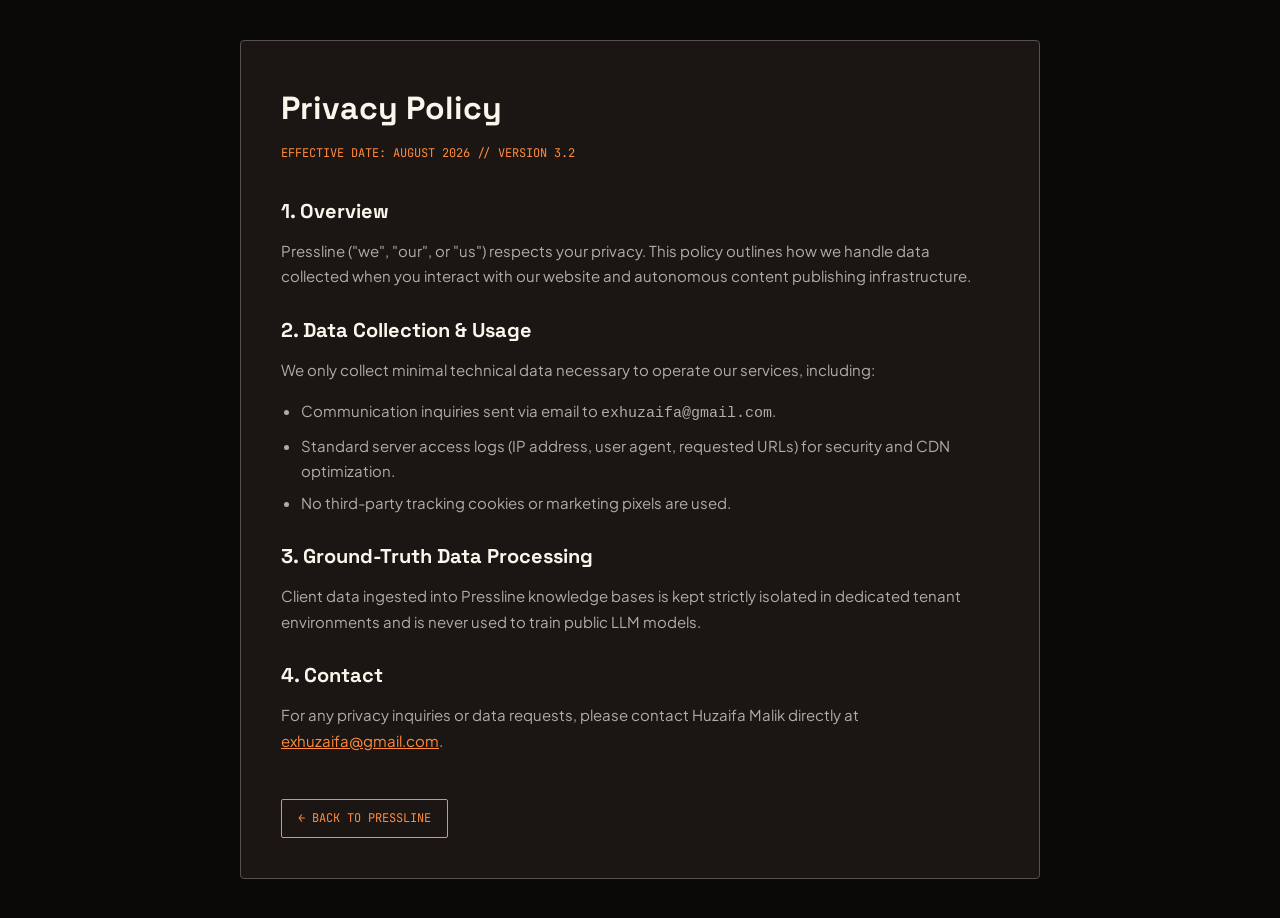
<file: privacy.html>
<!DOCTYPE html>
<html lang="en">
<head>
<meta charset="utf-8">
<meta name="viewport" content="width=device-width, initial-scale=1">
<title>Privacy Policy — Pressline</title>
<meta name="robots" content="index, follow">
<link rel="preconnect" href="https://fonts.googleapis.com">
<link rel="preconnect" href="https://fonts.gstatic.com" crossorigin>
<link href="https://fonts.googleapis.com/css2?family=JetBrains+Mono:wght@400;600&family=Plus+Jakarta+Sans:wght@400;600;700&family=Space+Grotesk:wght@600;700&display=swap" rel="stylesheet">
<style>
:root {
  --color-black: #0b0907;
  --color-night: #1b1613;
  --color-sun: #ff8b3e;
  --color-dust: #fbf6ec;
  --color-stroke-3: #54504e;
  --color-stroke-2: #b1aca6;
}
*, *::before, *::after { box-sizing: border-box; margin: 0; padding: 0; }
body {
  background: var(--color-black);
  color: var(--color-dust);
  font-family: 'Plus Jakarta Sans', sans-serif;
  line-height: 1.7;
  padding: 40px 20px;
}
.legal-container {
  max-width: 800px;
  margin: 0 auto;
  background: var(--color-night);
  border: 1px solid var(--color-stroke-3);
  padding: 40px;
  border-radius: 4px;
}
h1 { font-family: 'Space Grotesk', sans-serif; font-size: 32px; color: var(--color-dust); margin-bottom: 8px; }
.meta { font-family: 'JetBrains Mono', monospace; font-size: 12px; color: var(--color-sun); margin-bottom: 30px; }
h2 { font-family: 'Space Grotesk', sans-serif; font-size: 20px; color: var(--color-dust); margin: 24px 0 10px; }
p { color: var(--color-stroke-2); font-size: 15px; margin-bottom: 16px; }
ul { color: var(--color-stroke-2); font-size: 15px; margin-left: 20px; margin-bottom: 16px; }
li { margin-bottom: 6px; }
a.back-btn {
  display: inline-block;
  margin-top: 30px;
  font-family: 'JetBrains Mono', monospace;
  font-size: 12px;
  color: var(--color-sun);
  text-decoration: none;
  border: 1px solid var(--color-sun);
  padding: 8px 16px;
  border-radius: 2px;
}
a.back-btn:hover { background: rgba(255, 139, 62, 0.1); }
</style>
</head>
<body>
<div class="legal-container">
  <h1>Privacy Policy</h1>
  <div class="meta">EFFECTIVE DATE: AUGUST 2026 // VERSION 3.2</div>

  <h2>1. Overview</h2>
  <p>Pressline ("we", "our", or "us") respects your privacy. This policy outlines how we handle data collected when you interact with our website and autonomous content publishing infrastructure.</p>

  <h2>2. Data Collection & Usage</h2>
  <p>We only collect minimal technical data necessary to operate our services, including:</p>
  <ul>
    <li>Communication inquiries sent via email to <code>exhuzaifa@gmail.com</code>.</li>
    <li>Standard server access logs (IP address, user agent, requested URLs) for security and CDN optimization.</li>
    <li>No third-party tracking cookies or marketing pixels are used.</li>
  </ul>

  <h2>3. Ground-Truth Data Processing</h2>
  <p>Client data ingested into Pressline knowledge bases is kept strictly isolated in dedicated tenant environments and is never used to train public LLM models.</p>

  <h2>4. Contact</h2>
  <p>For any privacy inquiries or data requests, please contact Huzaifa Malik directly at <a href="mailto:exhuzaifa@gmail.com" style="color: var(--color-sun);">exhuzaifa@gmail.com</a>.</p>

  <a href="/" class="back-btn">&larr; BACK TO PRESSLINE</a>
</div>
</body>
</html>
</file>
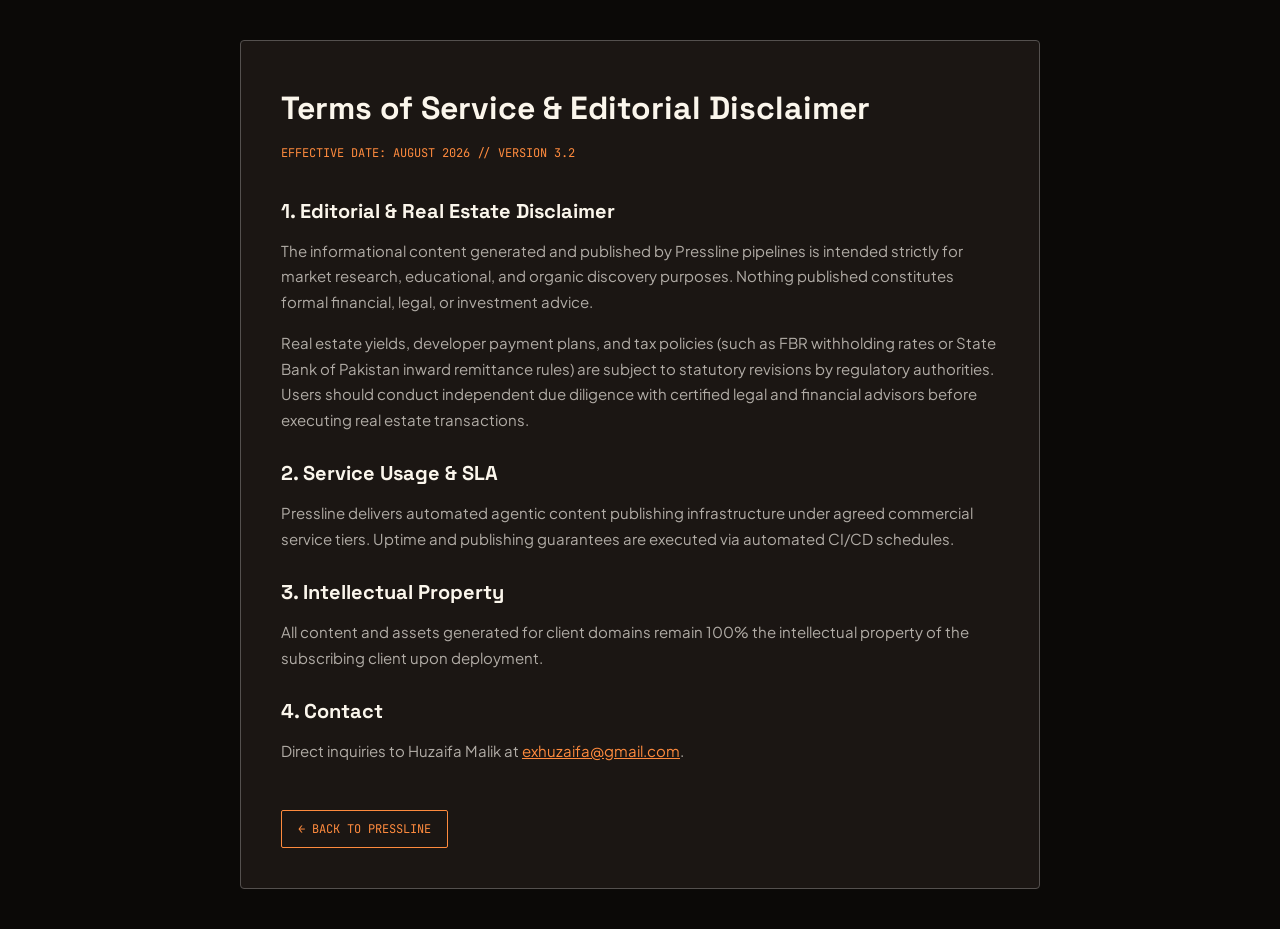
<file: terms.html>
<!DOCTYPE html>
<html lang="en">
<head>
<meta charset="utf-8">
<meta name="viewport" content="width=device-width, initial-scale=1">
<title>Terms & Disclaimer — Pressline</title>
<meta name="robots" content="index, follow">
<link rel="preconnect" href="https://fonts.googleapis.com">
<link rel="preconnect" href="https://fonts.gstatic.com" crossorigin>
<link href="https://fonts.googleapis.com/css2?family=JetBrains+Mono:wght@400;600&family=Plus+Jakarta+Sans:wght@400;600;700&family=Space+Grotesk:wght@600;700&display=swap" rel="stylesheet">
<style>
:root {
  --color-black: #0b0907;
  --color-night: #1b1613;
  --color-sun: #ff8b3e;
  --color-dust: #fbf6ec;
  --color-stroke-3: #54504e;
  --color-stroke-2: #b1aca6;
}
*, *::before, *::after { box-sizing: border-box; margin: 0; padding: 0; }
body {
  background: var(--color-black);
  color: var(--color-dust);
  font-family: 'Plus Jakarta Sans', sans-serif;
  line-height: 1.7;
  padding: 40px 20px;
}
.legal-container {
  max-width: 800px;
  margin: 0 auto;
  background: var(--color-night);
  border: 1px solid var(--color-stroke-3);
  padding: 40px;
  border-radius: 4px;
}
h1 { font-family: 'Space Grotesk', sans-serif; font-size: 32px; color: var(--color-dust); margin-bottom: 8px; }
.meta { font-family: 'JetBrains Mono', monospace; font-size: 12px; color: var(--color-sun); margin-bottom: 30px; }
h2 { font-family: 'Space Grotesk', sans-serif; font-size: 20px; color: var(--color-dust); margin: 24px 0 10px; }
p { color: var(--color-stroke-2); font-size: 15px; margin-bottom: 16px; }
ul { color: var(--color-stroke-2); font-size: 15px; margin-left: 20px; margin-bottom: 16px; }
li { margin-bottom: 6px; }
a.back-btn {
  display: inline-block;
  margin-top: 30px;
  font-family: 'JetBrains Mono', monospace;
  font-size: 12px;
  color: var(--color-sun);
  text-decoration: none;
  border: 1px solid var(--color-sun);
  padding: 8px 16px;
  border-radius: 2px;
}
a.back-btn:hover { background: rgba(255, 139, 62, 0.1); }
</style>
</head>
<body>
<div class="legal-container">
  <h1>Terms of Service & Editorial Disclaimer</h1>
  <div class="meta">EFFECTIVE DATE: AUGUST 2026 // VERSION 3.2</div>

  <h2>1. Editorial & Real Estate Disclaimer</h2>
  <p>The informational content generated and published by Pressline pipelines is intended strictly for market research, educational, and organic discovery purposes. Nothing published constitutes formal financial, legal, or investment advice.</p>
  <p>Real estate yields, developer payment plans, and tax policies (such as FBR withholding rates or State Bank of Pakistan inward remittance rules) are subject to statutory revisions by regulatory authorities. Users should conduct independent due diligence with certified legal and financial advisors before executing real estate transactions.</p>

  <h2>2. Service Usage & SLA</h2>
  <p>Pressline delivers automated agentic content publishing infrastructure under agreed commercial service tiers. Uptime and publishing guarantees are executed via automated CI/CD schedules.</p>

  <h2>3. Intellectual Property</h2>
  <p>All content and assets generated for client domains remain 100% the intellectual property of the subscribing client upon deployment.</p>

  <h2>4. Contact</h2>
  <p>Direct inquiries to Huzaifa Malik at <a href="mailto:exhuzaifa@gmail.com" style="color: var(--color-sun);">exhuzaifa@gmail.com</a>.</p>

  <a href="/" class="back-btn">&larr; BACK TO PRESSLINE</a>
</div>
</body>
</html>
</file>
